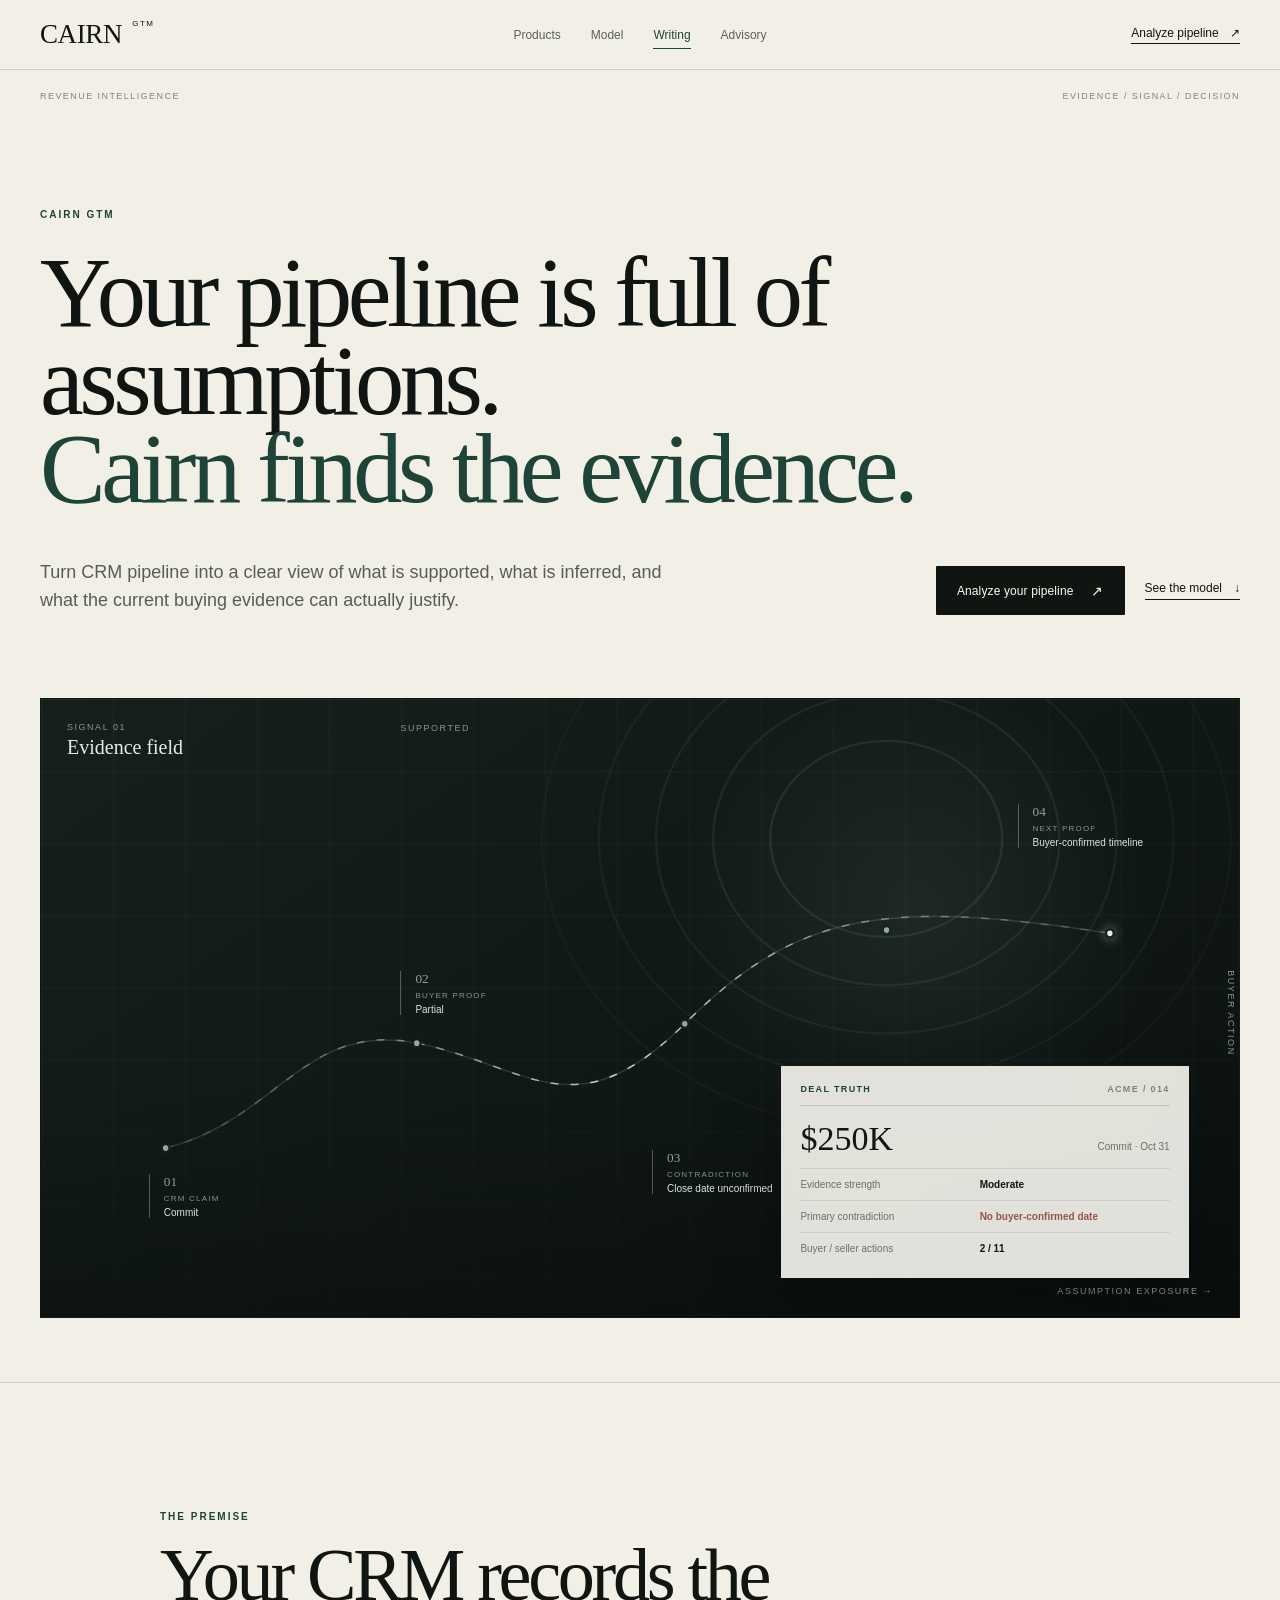
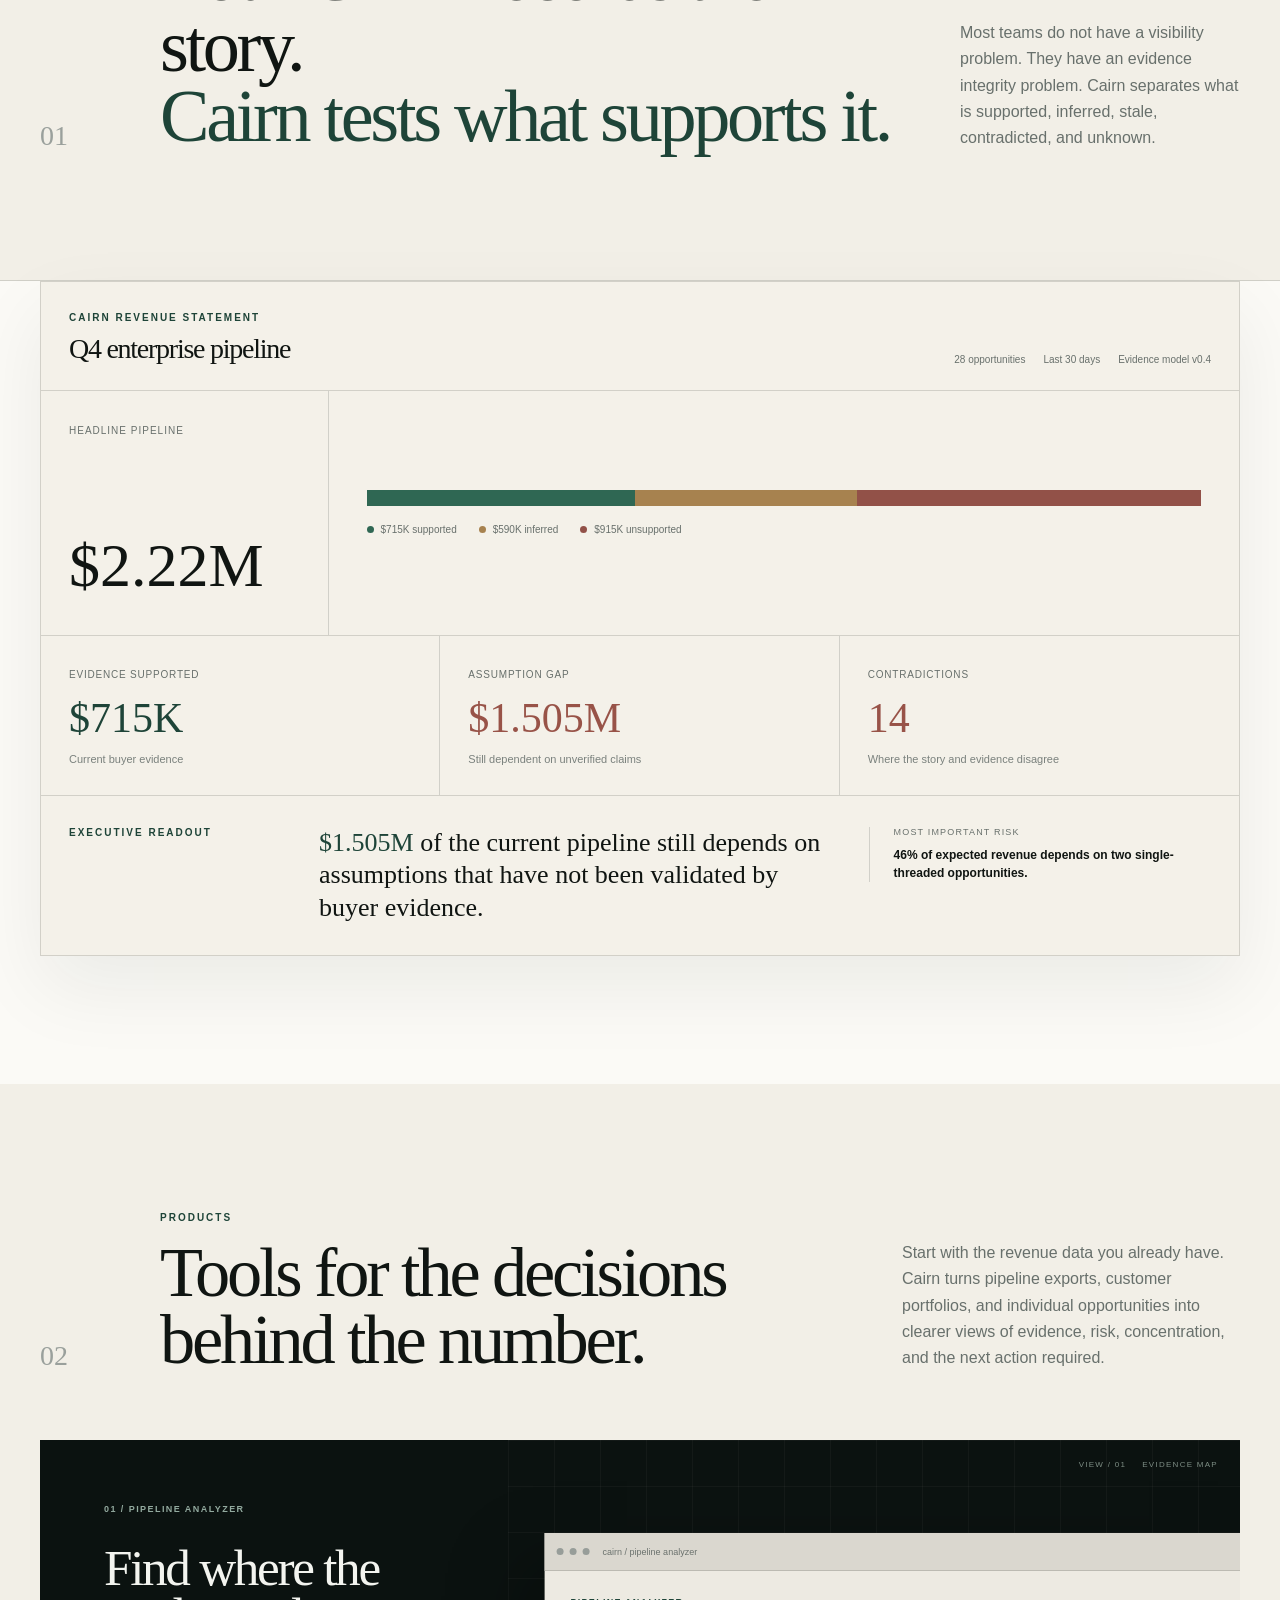
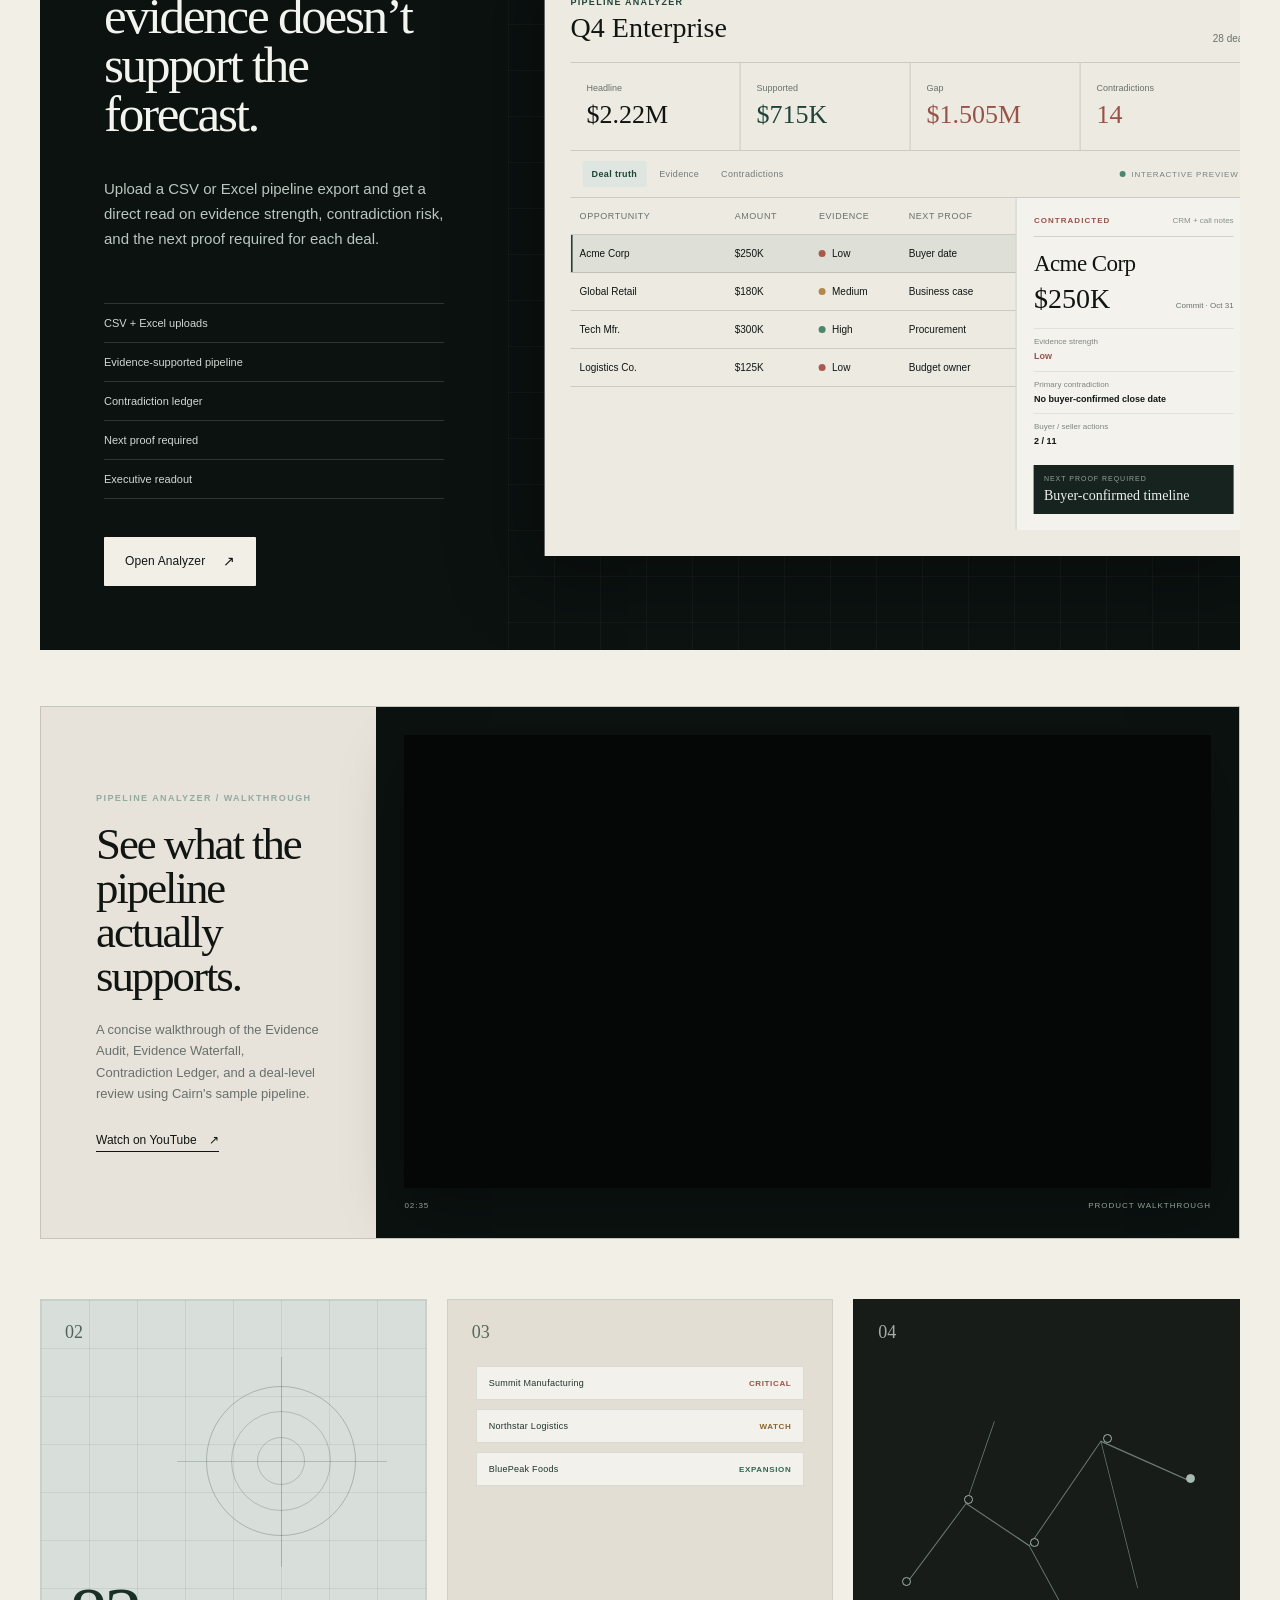
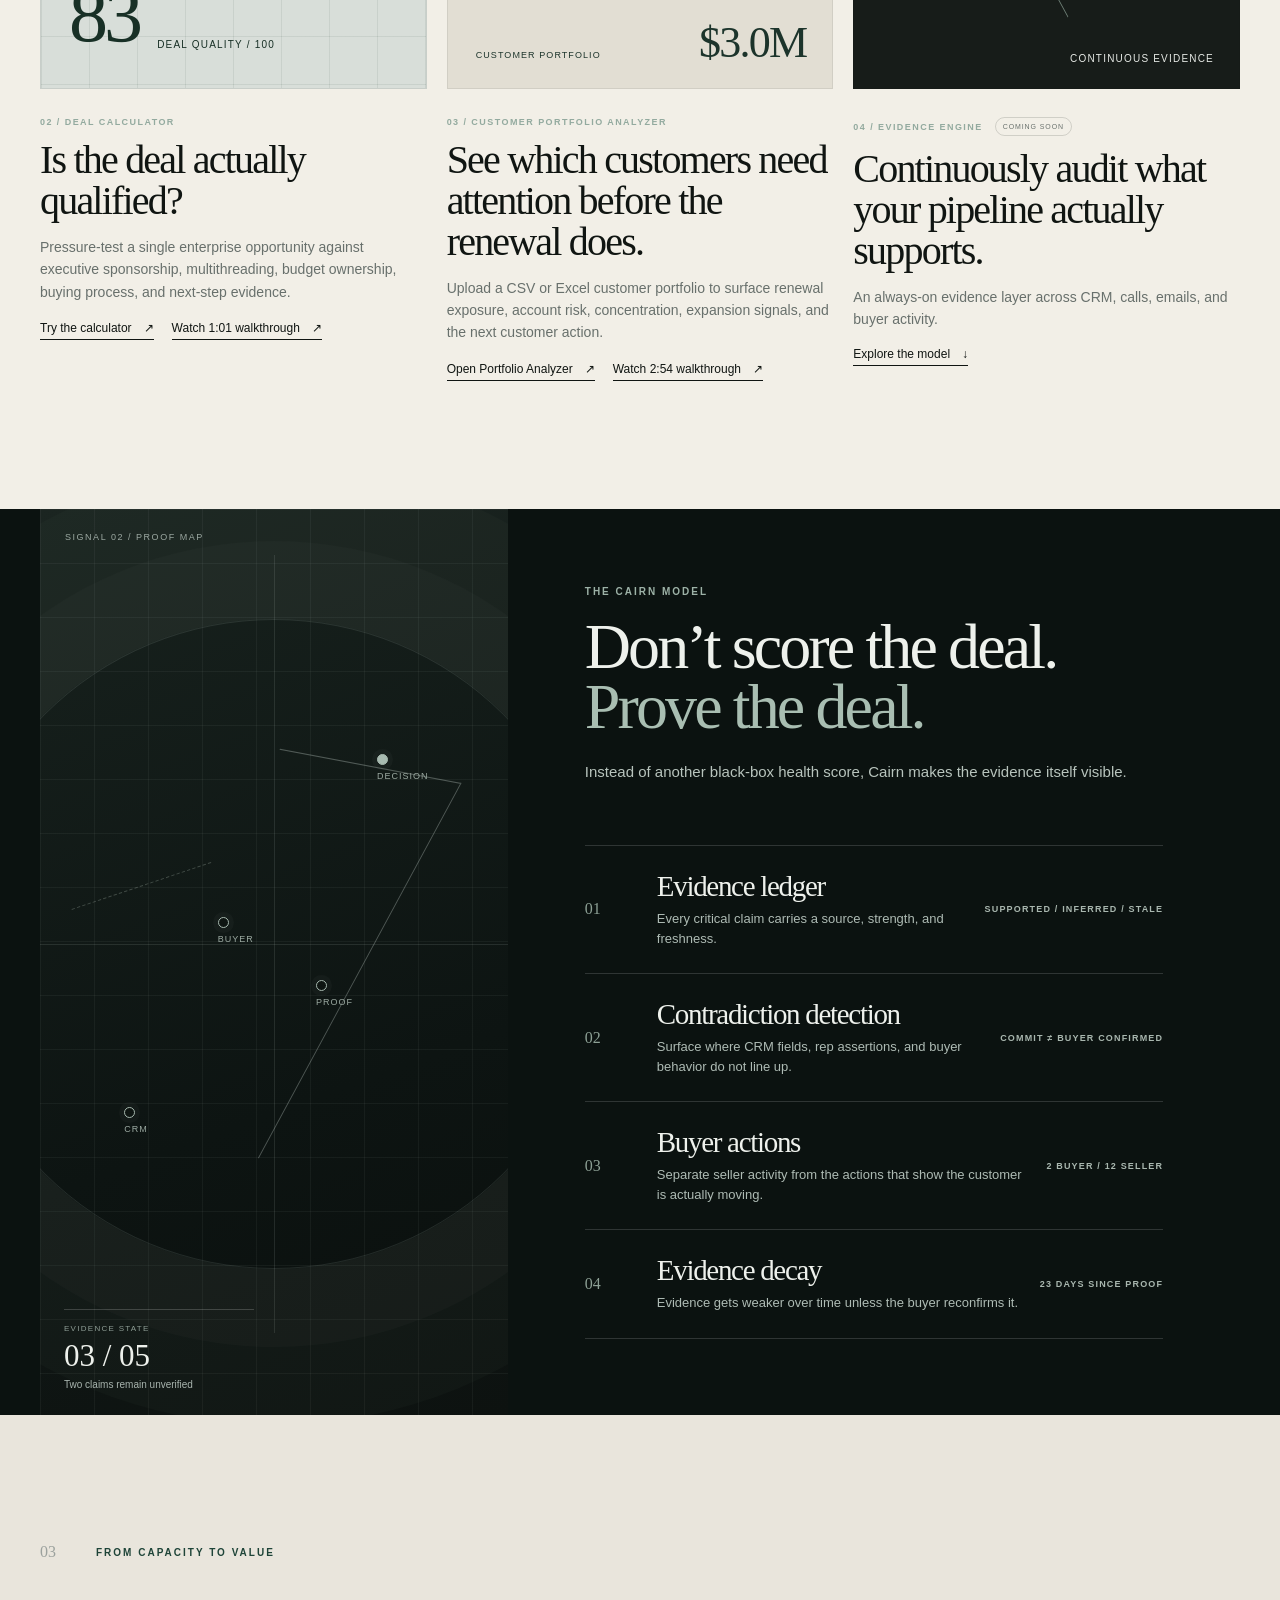
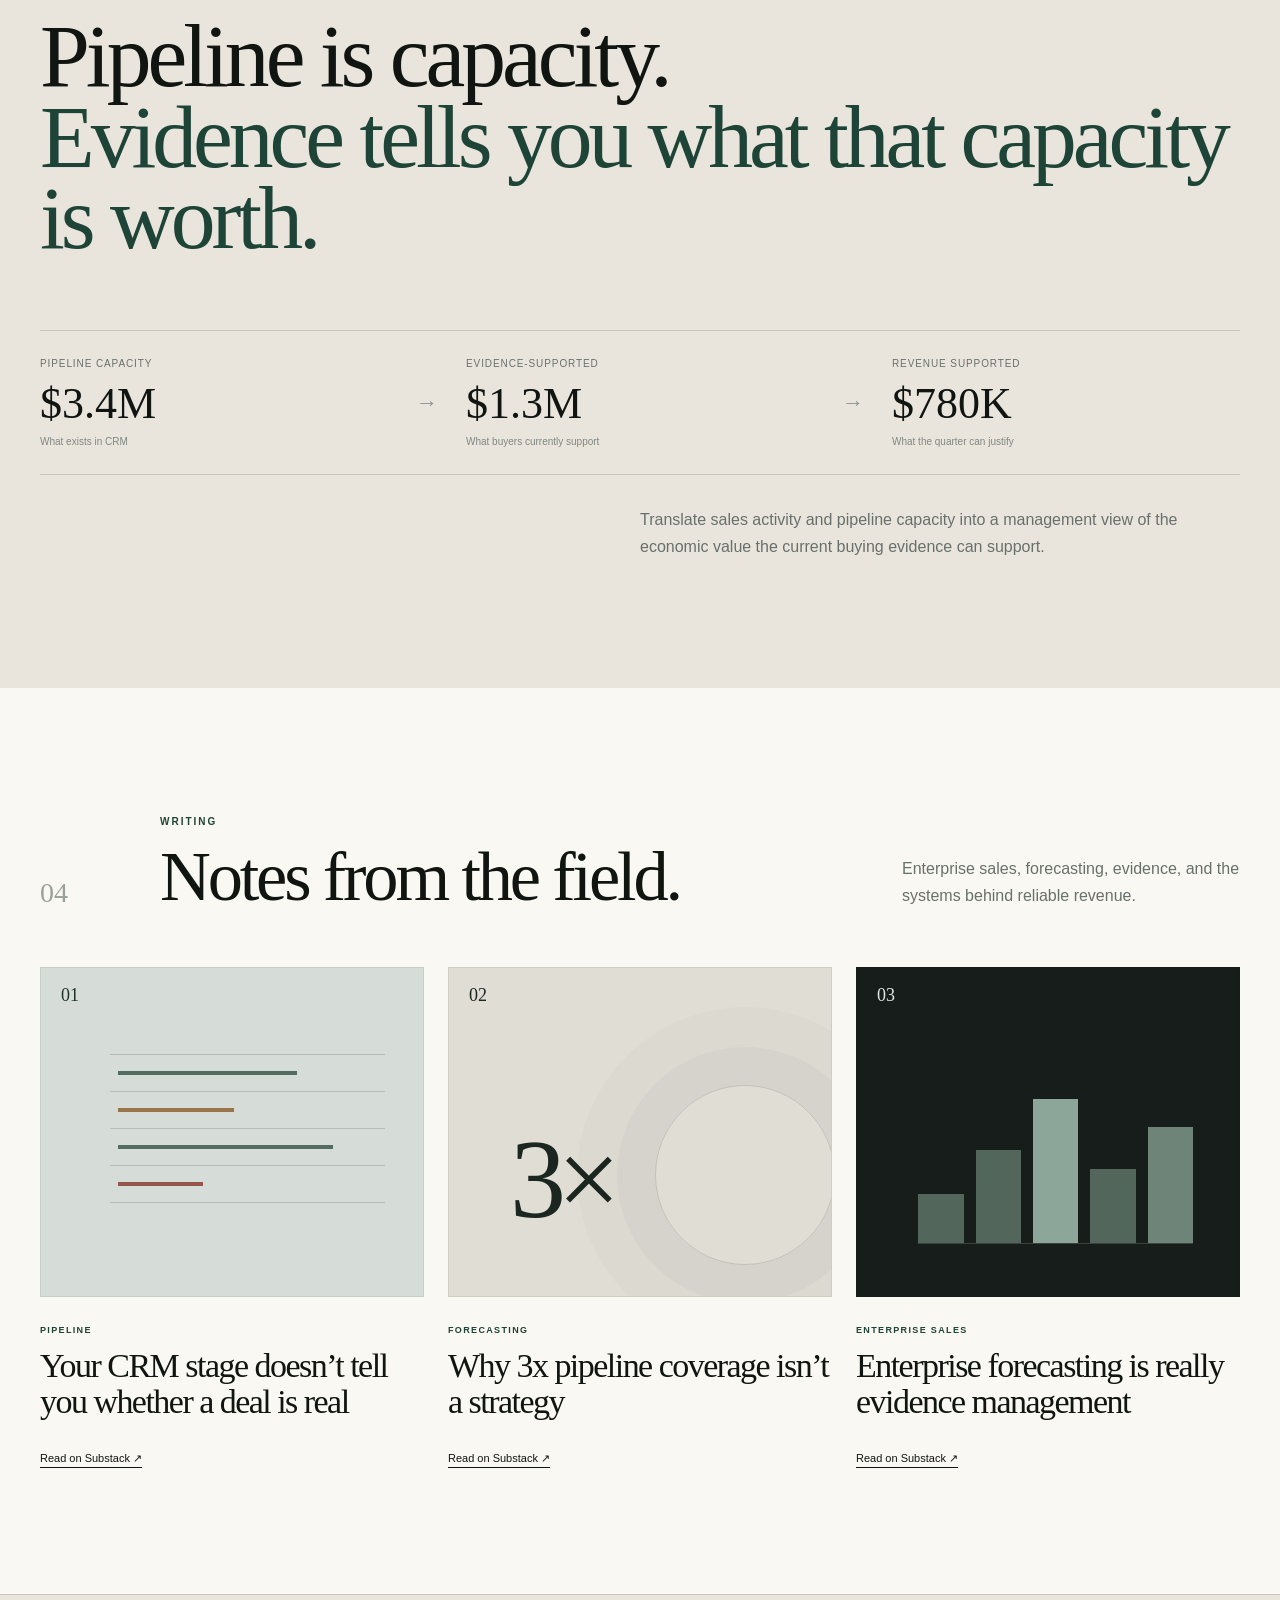
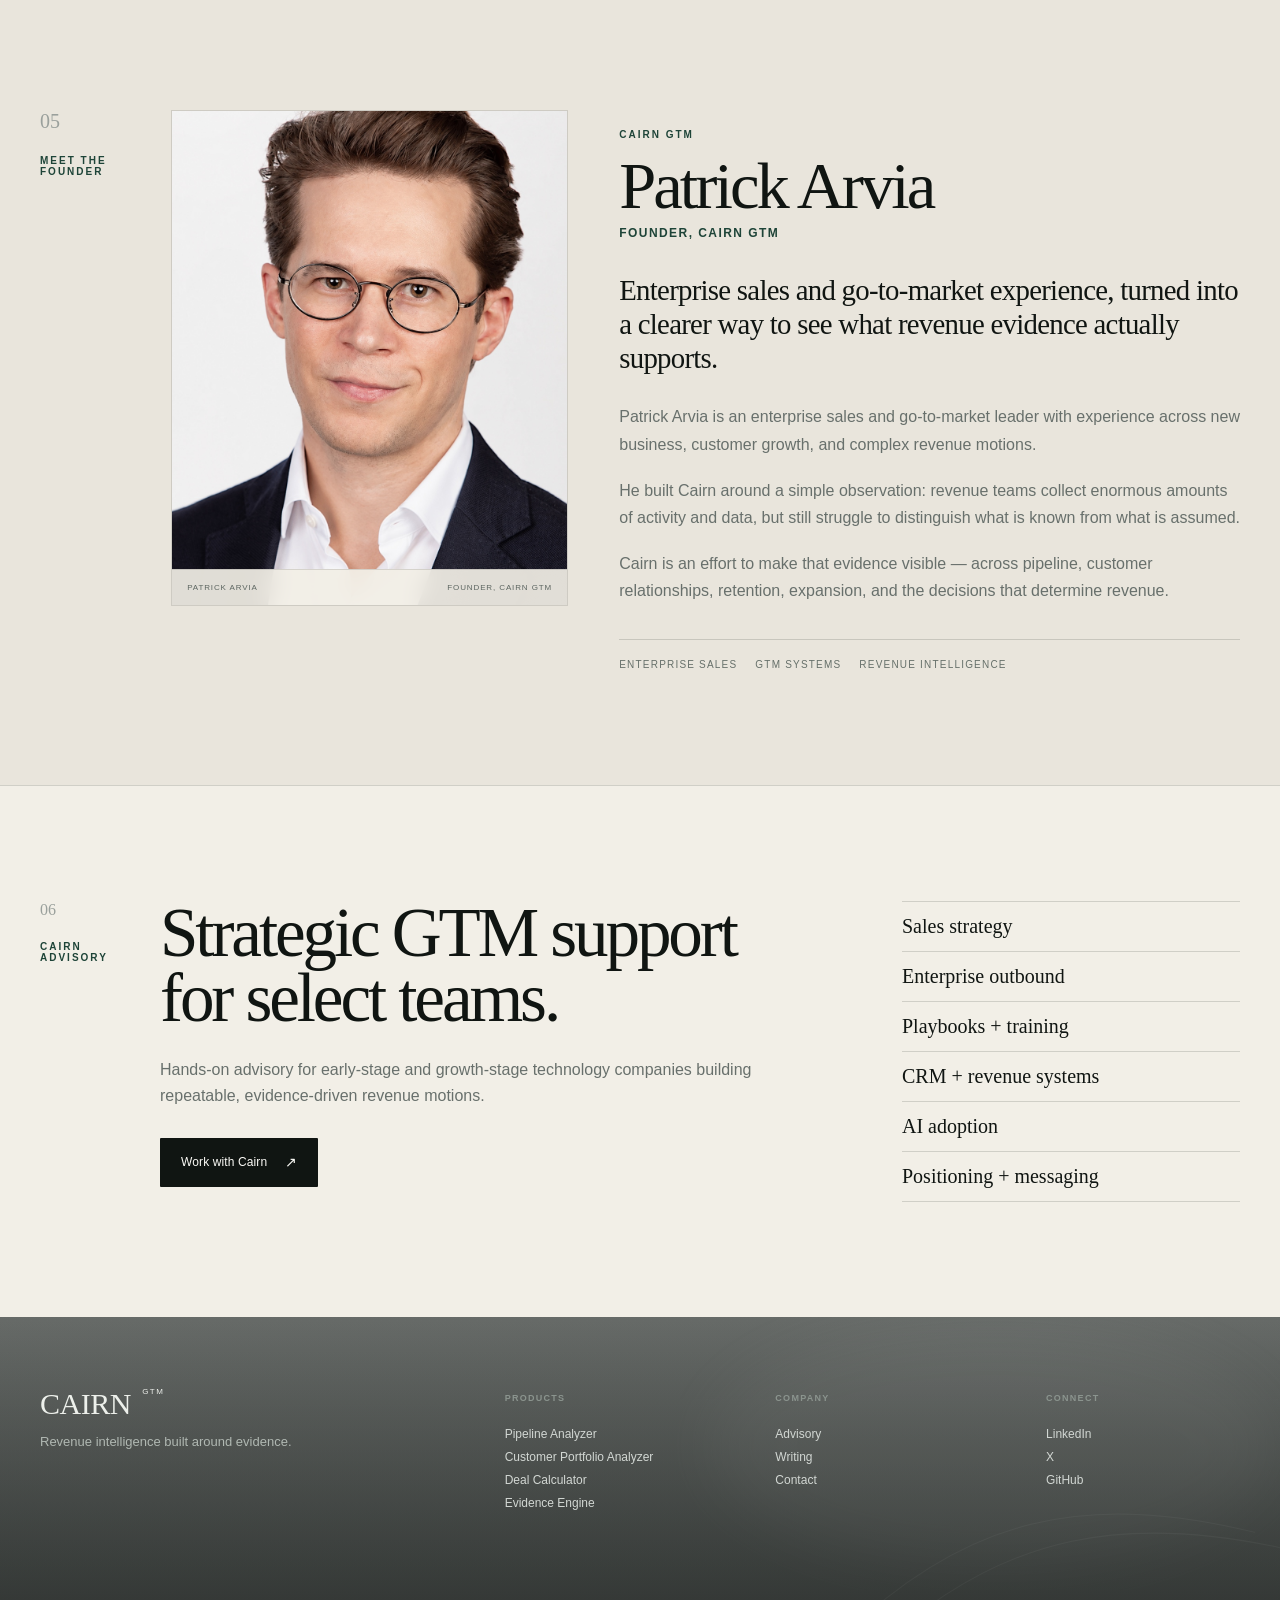
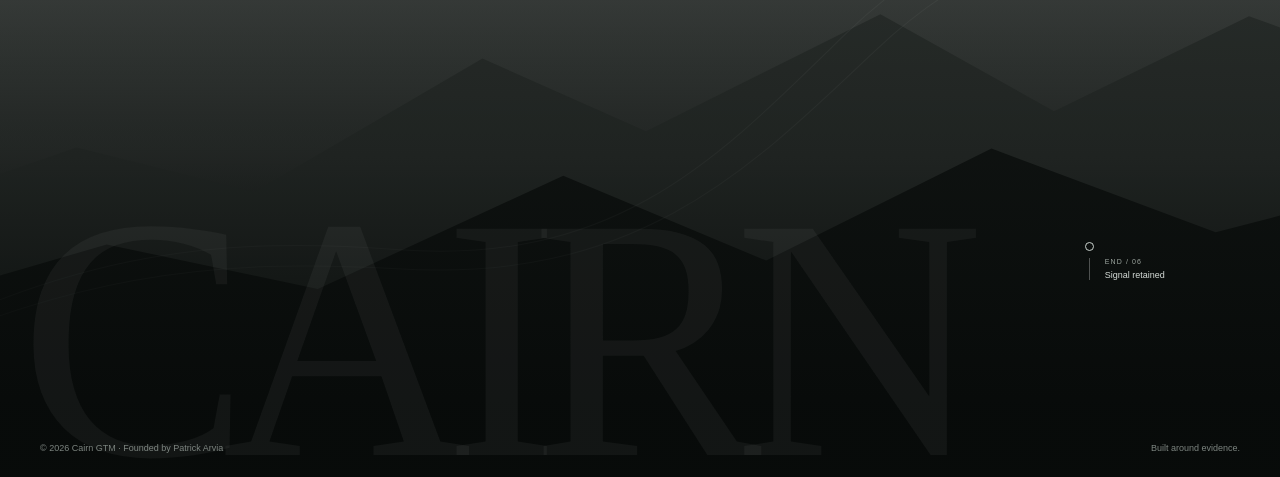
<file: index.html>
<!doctype html>
<html lang="en" class="no-js">
<head>
  <meta charset="utf-8" />
  <meta name="viewport" content="width=device-width, initial-scale=1" />
  <meta name="description" content="Cairn GTM is an enterprise sales and go-to-market advisory practice founded by Patrick Arvia, with tools for pipeline quality, forecasting, and deal execution." />
  <meta name="theme-color" content="#f2efe7" />
  <meta name="robots" content="index,follow,max-image-preview:large,max-snippet:-1,max-video-preview:-1" />
  <meta name="author" content="Cairn GTM" />
  <link rel="canonical" href="https://cairngtm.com/" />
  <link rel="icon" href="/favicon-96.png" sizes="96x96" type="image/png" />
  <link rel="icon" href="/favicon.svg" type="image/svg+xml" />
  <link rel="manifest" href="/site.webmanifest" />
  <meta property="og:title" content="Cairn GTM — Evidence for Revenue" />
  <meta property="og:description" content="Your pipeline is full of assumptions. Cairn finds the evidence." />
  <meta property="og:type" content="website" />
  <meta property="og:url" content="https://cairngtm.com/" />
  <meta property="og:site_name" content="Cairn GTM" />
  <meta property="og:image" content="https://cairngtm.com/og-image.png" />
  <meta property="og:image:width" content="1200" />
  <meta property="og:image:height" content="630" />
  <meta property="og:image:alt" content="Cairn GTM — Your pipeline is full of assumptions. Cairn finds the evidence." />
  <meta name="twitter:card" content="summary_large_image" />
  <meta name="twitter:title" content="Cairn GTM — Evidence for Revenue" />
  <meta name="twitter:description" content="Your pipeline is full of assumptions. Cairn finds the evidence." />
  <meta name="twitter:image" content="https://cairngtm.com/og-image.png" />
  <meta name="twitter:image:alt" content="Cairn GTM — Your pipeline is full of assumptions. Cairn finds the evidence." />
  <title>Cairn GTM — Evidence for Revenue</title>
  <script type="application/ld+json">
  {
    "@context": "https://schema.org",
    "@type": "WebSite",
    "name": "Cairn GTM",
    "alternateName": ["Cairn", "cairngtm.com"],
    "url": "https://cairngtm.com/"
  }
  </script>

  <script type="application/ld+json">
  {
    "@context": "https://schema.org",
    "@type": "Organization",
    "name": "Cairn GTM",
    "url": "https://cairngtm.com/",
    "description": "An independent enterprise sales and go-to-market advisory practice with evidence-based tools for pipeline quality, forecasting, and deal execution.",
    "founder": {
      "@type": "Person",
      "name": "Patrick Arvia",
      "url": "https://patrickarvia.com/"
    },
    "sameAs": [
      "https://www.linkedin.com/company/cairn-gtm/",
      "https://x.com/CairnGTM"
    ],
    "knowsAbout": [
      "Enterprise sales",
      "Go-to-market strategy",
      "Pipeline intelligence",
      "Sales forecasting",
      "Deal execution",
      "Artificial intelligence adoption"
    ]
  }
  </script>

  <style>
:root{
  --paper:#f2efe7;
  --paper2:#e9e5dc;
  --white:#fbfaf6;
  --ink:#101512;
  --forest:#1e4438;
  --forest2:#17352d;
  --night:#0b1210;
  --night2:#121a17;
  --sage:#9aafa4;
  --muted:#68706c;
  --line:rgba(16,21,18,.15);
  --line-light:rgba(255,255,255,.15);
  --red:#985348;
  --amber:#a27c49;
}
*{box-sizing:border-box}
html{scroll-behavior:smooth}
body{margin:0;background:var(--paper);color:var(--ink);font-family:"Helvetica Neue",Arial,sans-serif;-webkit-font-smoothing:antialiased}
a{color:inherit;text-decoration:none}
button{font:inherit}
h1,h2,h3{font-family:"Iowan Old Style","Palatino Linotype","Book Antiqua",Georgia,serif;font-weight:400;letter-spacing:-.045em;margin:0}
h1 em,h2 em{font-style:normal;color:var(--forest)}
.eyebrow{margin:0;font-size:9px;letter-spacing:.2em;font-weight:700;color:var(--forest);text-transform:uppercase}
.section-index{font-family:"Iowan Old Style",Georgia,serif;font-size:24px;color:#9aa09c}
.button{display:inline-flex;align-items:center;justify-content:center;gap:18px;min-height:47px;padding:0 18px;border:1px solid transparent;border-radius:1px;font-size:11px;letter-spacing:.01em;transition:.25s ease}.button span{font-size:14px}.button-dark{background:var(--ink);color:var(--white)}.button-dark:hover{background:var(--forest)}.button-paper{background:var(--paper);color:var(--ink)}.button-paper:hover{background:var(--white)}
.text-link{font-size:11px;border-bottom:1px solid currentColor;padding-bottom:4px;display:inline-flex;gap:12px;align-items:center}
.product-links{display:flex;align-items:center;gap:18px;flex-wrap:wrap;margin-top:18px}
[data-reveal]{opacity:0;transform:translateY(18px);transition:opacity .7s ease,transform .7s ease}[data-reveal].is-visible{opacity:1;transform:none}

.site-header{height:70px;padding:0 clamp(20px,5.3vw,86px);display:grid;grid-template-columns:1fr auto 1fr;align-items:center;border-bottom:1px solid var(--line);background:rgba(242,239,231,.91);backdrop-filter:blur(18px);position:sticky;top:0;z-index:50}
.wordmark{font-family:"Iowan Old Style",Georgia,serif;font-size:27px;letter-spacing:-.015em}.wordmark span{font-family:"Helvetica Neue",Arial,sans-serif;font-size:8px;letter-spacing:.18em;vertical-align:top;margin-left:4px}
.nav{display:flex;gap:30px;font-size:11px;color:#59615d}.nav a,.header-link{transition:.2s}.nav a:hover,.header-link:hover{color:var(--forest)}
.header-link{justify-self:end;font-size:11px;border-bottom:1px solid currentColor;padding-bottom:3px}.header-link span{margin-left:8px}.menu-toggle{display:none;border:0;background:none;font-size:11px}

.hero{padding:0 clamp(20px,5.3vw,86px) clamp(46px,5vw,78px);border-bottom:1px solid var(--line)}
.hero-meta{display:flex;justify-content:space-between;padding:21px 0 6px;font-size:8px;letter-spacing:.16em;text-transform:uppercase;color:#7d8580}
.hero-copy{padding:clamp(62px,8vw,118px) 0 clamp(60px,6.5vw,98px)}
.hero-copy>.eyebrow{margin-bottom:29px}
.hero h1{font-size:clamp(64px,7.7vw,124px);line-height:.89;max-width:1350px}
.hero-bottom{margin-top:45px;display:grid;grid-template-columns:minmax(280px,650px) auto;gap:50px;align-items:end}
.hero-bottom>p{font-size:17px;line-height:1.62;color:#555e59;margin:0;max-width:640px}.hero-actions{display:flex;align-items:center;justify-content:flex-end;gap:20px;flex-wrap:wrap}

.signal-field{height:clamp(520px,52vw,690px);position:relative;overflow:hidden;background:linear-gradient(145deg,#15201c 0%,#101815 52%,#0b1110 100%);color:#e8ede8;border:1px solid rgba(16,21,18,.08)}
.signal-grid{position:absolute;inset:0;background-image:linear-gradient(rgba(231,238,234,.055) 1px,transparent 1px),linear-gradient(90deg,rgba(231,238,234,.055) 1px,transparent 1px);background-size:72px 72px;mask-image:linear-gradient(to bottom,rgba(0,0,0,.84),rgba(0,0,0,.35))}
.signal-contours{position:absolute;right:-8%;top:-34%;width:72%;height:118%;opacity:.28;background:radial-gradient(ellipse at 48% 48%,transparent 0 18%,rgba(211,225,216,.32) 18.15% 18.35%,transparent 18.55% 27%,rgba(211,225,216,.27) 27.15% 27.35%,transparent 27.55% 36%,rgba(211,225,216,.22) 36.15% 36.35%,transparent 36.55% 45%,rgba(211,225,216,.16) 45.15% 45.35%,transparent 45.55% 54%,rgba(211,225,216,.1) 54.15% 54.35%,transparent 54.55%)}
.signal-field:after{content:"";position:absolute;inset:0;pointer-events:none;background:radial-gradient(circle at 73% 34%,rgba(132,166,148,.12),transparent 25%),linear-gradient(180deg,transparent 60%,rgba(0,0,0,.22));}
.signal-label{position:absolute;left:26px;top:23px;z-index:5;display:grid;gap:4px}.signal-label span,.axis-label{font-size:8px;letter-spacing:.17em;text-transform:uppercase;color:#89978f}.signal-label strong{font-family:"Iowan Old Style",Georgia,serif;font-size:18px;font-weight:400;color:#e6ebe7}
.axis-label{position:absolute;z-index:5}.axis-top{left:30%;top:24px}.axis-right{right:-34px;top:50%;transform:rotate(90deg)}.axis-bottom{right:26px;bottom:21px}
.signal-path{position:absolute;inset:11% 5% 8% 5%;width:90%;height:81%;z-index:2;overflow:visible}.trace{fill:none;stroke-width:1.5;vector-effect:non-scaling-stroke}.trace.ghost{stroke:rgba(199,216,206,.16)}.trace.live{stroke:url(#pathGradient);stroke-dasharray:8 12;animation:traceMove 12s linear infinite}.node-dot{fill:#93aa9e;stroke:#17201c;stroke-width:3}.node-dot.active{fill:#e6ece8;filter:drop-shadow(0 0 7px rgba(215,228,220,.55))}
.signal-node{position:absolute;z-index:5;display:grid;gap:4px;min-width:122px;padding-left:14px;border-left:1px solid rgba(221,232,225,.32)}.signal-node small{font-family:"Iowan Old Style",Georgia,serif;color:#8ea096}.signal-node span{font-size:7px;letter-spacing:.15em;color:#87958d}.signal-node b{font-size:9px;font-weight:500;color:#dce4df}.node-one{left:9%;bottom:16%}.node-two{left:30%;top:44%}.node-three{left:51%;bottom:20%}.node-four{right:8%;top:17%}
.deal-truth-card{position:absolute;right:4.2%;bottom:6.4%;z-index:8;width:min(400px,38%);background:rgba(239,237,230,.95);color:var(--ink);backdrop-filter:blur(15px);box-shadow:0 28px 70px rgba(0,0,0,.22);padding:16px 17px 12px}.card-top{display:flex;justify-content:space-between;padding-bottom:11px;border-bottom:1px solid var(--line);font-size:8px;letter-spacing:.15em;color:var(--forest);font-weight:700}.card-top i{font-style:normal;color:#7b847f}.card-number{display:flex;justify-content:space-between;align-items:baseline;padding:14px 0 10px}.card-number strong{font-family:"Iowan Old Style",Georgia,serif;font-size:30px;font-weight:400}.card-number span{font-size:9px;color:var(--muted)}.card-line{display:grid;grid-template-columns:1fr 1.15fr;gap:14px;border-top:1px solid rgba(16,21,18,.09);padding:9px 0;font-size:9px}.card-line span{color:var(--muted)}.card-line b{font-weight:600}.card-line .risk{color:var(--red)}

.manifesto{padding:clamp(94px,10vw,152px) clamp(20px,5.3vw,86px);display:grid;grid-template-columns:80px minmax(0,1.5fr) minmax(280px,.55fr);gap:40px;border-bottom:1px solid var(--line);align-items:end}.manifesto h2{font-size:clamp(48px,5.8vw,90px);line-height:.95;margin-top:18px}.manifesto-note{margin:0;font-size:15px;line-height:1.65;color:var(--muted);max-width:430px}

.statement-section{padding:0 clamp(20px,5.3vw,86px) clamp(110px,10vw,155px);background:var(--white)}.statement-shell{background:#f4f1e9;border:1px solid var(--line);box-shadow:0 32px 75px rgba(18,31,25,.065)}.statement-head{display:flex;justify-content:space-between;align-items:flex-end;padding:22px 24px;border-bottom:1px solid var(--line)}.statement-head h3{font-size:25px;margin-top:8px}.statement-meta{display:flex;gap:18px;font-size:9px;color:var(--muted)}.statement-primary{display:grid;grid-template-columns:.48fr 1.52fr;min-height:220px;border-bottom:1px solid var(--line)}.primary-number{padding:30px 24px;border-right:1px solid var(--line);display:flex;flex-direction:column;justify-content:space-between}.primary-number span{font-size:9px;text-transform:uppercase;letter-spacing:.1em;color:var(--muted)}.primary-number strong{font-family:"Iowan Old Style",Georgia,serif;font-weight:400;font-size:clamp(48px,5vw,74px)}.composition{padding:34px;display:flex;flex-direction:column;justify-content:center}.composition-bar{height:16px;display:flex;overflow:hidden;background:#d8d4c9}.composition-bar i{height:100%;display:block}.supported{background:#2f6753}.inferred{background:#a7824f}.unsupported{background:#925148}.composition-key{display:flex;gap:22px;flex-wrap:wrap;margin-top:18px;font-size:9px;color:var(--muted)}.dot{width:7px;height:7px;border-radius:50%;display:inline-block;margin-right:7px}.supported-dot{background:#2f6753}.inferred-dot{background:#a7824f}.unsupported-dot{background:#925148}.statement-grid{display:grid;grid-template-columns:repeat(3,1fr);border-bottom:1px solid var(--line)}.statement-grid article{padding:24px;border-right:1px solid var(--line);min-height:145px}.statement-grid article:last-child{border-right:0}.statement-grid span{font-size:9px;text-transform:uppercase;color:var(--muted);letter-spacing:.08em}.statement-grid strong{display:block;font-family:"Iowan Old Style",Georgia,serif;font-size:38px;font-weight:400;margin:12px 0 7px}.statement-grid small{font-size:10px;color:#7a817d}.statement-grid article:nth-child(1) strong{color:var(--forest)}.statement-grid article:nth-child(n+2) strong{color:var(--red)}.statement-readout{display:grid;grid-template-columns:.5fr 1.2fr .8fr;gap:32px;align-items:start;padding:28px 24px}.statement-readout>p{font-family:"Iowan Old Style",Georgia,serif;font-size:24px;line-height:1.25;margin:0}.statement-readout>p strong{font-weight:400;color:var(--forest)}.readout-note{border-left:1px solid var(--line);padding-left:24px}.readout-note span,.readout-note b{display:block}.readout-note span{font-size:8px;letter-spacing:.13em;text-transform:uppercase;color:var(--muted);margin-bottom:9px}.readout-note b{font-size:11px;line-height:1.5;font-weight:600}

.products{padding:clamp(108px,10vw,158px) clamp(20px,5.3vw,86px);background:var(--paper)}.section-intro{display:grid;grid-template-columns:80px minmax(0,1.35fr) minmax(280px,.65fr);gap:40px;align-items:end;margin-bottom:68px}.section-intro h2{font-size:clamp(50px,5.5vw,86px);line-height:.94;margin-top:16px}.section-intro>p{margin:0;font-size:15px;line-height:1.65;color:var(--muted);max-width:500px}
.feature-product{display:grid;grid-template-columns:.72fr 1.28fr;background:var(--night);color:#f3f4ef;min-height:720px;overflow:hidden}.feature-copy{padding:clamp(48px,5vw,80px);display:flex;flex-direction:column;align-items:flex-start}.product-index{font-size:8px;letter-spacing:.16em;font-weight:700;text-transform:uppercase;color:#93aa9f;margin:0}.feature-copy h3{font-size:clamp(44px,4.5vw,70px);line-height:.95;margin:30px 0 24px}.feature-copy>p:not(.product-index){font-size:14px;line-height:1.65;color:#bbc6c0;max-width:510px}.feature-points{display:grid;width:100%;margin:36px 0 38px;border-top:1px solid var(--line-light)}.feature-points span{padding:12px 0;border-bottom:1px solid var(--line-light);font-size:10px;color:#d1d8d4}
.feature-screen-wrap{position:relative;display:flex;align-items:center;padding:62px 0 62px 0;background-image:linear-gradient(rgba(255,255,255,.035) 1px,transparent 1px),linear-gradient(90deg,rgba(255,255,255,.035) 1px,transparent 1px);background-size:46px 46px}
.product-demo{display:grid;grid-template-columns:minmax(260px,.56fr) minmax(0,1.44fr);margin-top:56px;margin-bottom:60px;background:#e7e3da;border:1px solid var(--line);overflow:hidden}
.product-demo-copy{padding:clamp(38px,4.3vw,64px);display:flex;flex-direction:column;align-items:flex-start;justify-content:center}
.product-demo-copy h3{font-size:clamp(36px,3.5vw,54px);line-height:.98;margin:20px 0 20px}
.product-demo-copy>p:not(.product-index){font-size:13px;line-height:1.65;color:var(--muted);max-width:430px;margin:0 0 28px}
.product-demo-media{padding:28px;background:var(--night);display:flex;flex-direction:column;justify-content:center}
.video-frame{width:100%;aspect-ratio:16/9;background:#050706;overflow:hidden;box-shadow:0 24px 58px rgba(0,0,0,.26)}
.video-frame iframe{display:block;width:100%;height:100%;border:0}
.product-demo-meta{display:flex;justify-content:space-between;gap:20px;margin-top:13px;font-size:8px;letter-spacing:.12em;text-transform:uppercase;color:#93a099}
.screen-coordinate{position:absolute;right:22px;top:20px;font-size:7px;letter-spacing:.16em;color:#7d8d84;display:flex;gap:16px}.feature-screen{width:105%;margin-left:0;background:#edeae2;color:var(--ink);box-shadow:-24px 28px 70px rgba(0,0,0,.28);transform:translateX(5%)}.screen-browser{height:34px;display:flex;align-items:center;gap:6px;padding:0 12px;background:#dad7cf;border-bottom:1px solid var(--line)}.screen-browser i{width:7px;height:7px;border-radius:50%;background:#979d99}.screen-browser span{margin-left:7px;font-size:8px;color:#6a716d}.screen-main{padding:22px}.screen-heading{display:flex;justify-content:space-between;align-items:flex-end;padding-bottom:18px;border-bottom:1px solid var(--line)}.screen-heading>div{display:grid;gap:5px}.screen-heading small{font-size:8px;letter-spacing:.14em;color:var(--forest);font-weight:700}.screen-heading strong{font-family:"Iowan Old Style",Georgia,serif;font-size:25px;font-weight:400}.screen-heading>span{font-size:9px;color:var(--muted)}.screen-stats{display:grid;grid-template-columns:repeat(4,1fr);border-bottom:1px solid var(--line)}.screen-stats div{padding:18px 14px;border-right:1px solid var(--line)}.screen-stats div:last-child{border-right:0}.screen-stats small,.screen-stats b{display:block}.screen-stats small{font-size:8px;color:var(--muted)}.screen-stats b{font-family:"Iowan Old Style",Georgia,serif;font-size:24px;font-weight:400;margin-top:7px}.screen-stats div:nth-child(2) b{color:var(--forest)}.screen-stats div:nth-child(n+3) b{color:var(--red)}.screen-row{display:grid;grid-template-columns:1.35fr .7fr .75fr .9fr;gap:8px;padding:12px 8px;border-bottom:1px solid var(--line);font-size:9px;align-items:center}.screen-row.head{font-size:8px;text-transform:uppercase;color:var(--muted);letter-spacing:.06em}.status{width:7px;height:7px;border-radius:50%;display:inline-block;margin-right:6px}.status.good{background:#4b866d}.status.stale{background:#b0874d}.status.bad{background:#a85a4e}
.product-editorial-grid{display:grid;grid-template-columns:repeat(3,minmax(0,1fr));gap:20px;margin-top:20px}.editorial-art{height:350px;margin-bottom:28px;position:relative;overflow:hidden;display:flex;align-items:flex-end;padding:28px;border:1px solid rgba(16,21,18,.08)}.art-index{position:absolute;left:24px;top:22px;font-family:"Iowan Old Style",Georgia,serif;font-size:18px;opacity:.7}.calc-art{background:#d8ded9;color:#183026}.calc-grid{position:absolute;inset:0;background-image:linear-gradient(rgba(24,48,38,.08) 1px,transparent 1px),linear-gradient(90deg,rgba(24,48,38,.08) 1px,transparent 1px);background-size:48px 48px}.calc-crosshair{position:absolute;right:18%;top:22%;width:150px;height:150px;border:1px solid rgba(24,48,38,.24);border-radius:50%}.calc-crosshair:before,.calc-crosshair:after{content:"";position:absolute;background:rgba(24,48,38,.2)}.calc-crosshair:before{width:1px;height:210px;left:50%;top:-30px}.calc-crosshair:after{height:1px;width:210px;top:50%;left:-30px}.calc-crosshair i{position:absolute;border-radius:50%;border:1px solid rgba(24,48,38,.2)}.calc-crosshair i:first-child{inset:24px}.calc-crosshair i:last-child{inset:50px}.calc-art strong{position:relative;z-index:2;font-family:"Iowan Old Style",Georgia,serif;font-size:72px;font-weight:400;letter-spacing:-.05em}.calc-art small{position:relative;z-index:2;margin:0 0 10px 18px;font-size:9px;text-transform:uppercase;letter-spacing:.12em}.portfolio-art{background:#e2ded3;color:#1c342b}.portfolio-stack{position:absolute;left:28px;right:28px;top:66px;display:grid;gap:9px}.portfolio-line{display:grid;grid-template-columns:1fr auto;gap:12px;align-items:center;padding:11px 12px;background:rgba(250,249,244,.72);border:1px solid rgba(28,52,43,.12)}.portfolio-line span{font-size:9px;letter-spacing:.03em}.portfolio-line b{font-size:8px;letter-spacing:.08em;text-transform:uppercase}.portfolio-line.risk b{color:#985348}.portfolio-line.watch b{color:#8a642c}.portfolio-line.growth b{color:#2f6753}.portfolio-art>small{position:relative;z-index:2;font-size:9px;letter-spacing:.12em;text-transform:uppercase}.portfolio-art>strong{position:absolute;right:26px;bottom:20px;font-family:"Iowan Old Style",Georgia,serif;font-size:44px;font-weight:400;letter-spacing:-.04em}
.engine-art{background:#171c19;color:#e6e9e5}.engine-network{position:absolute;inset:58px 28px 26px}.engine-network svg{position:absolute;inset:0;width:100%;height:100%}.engine-network path{fill:none;stroke:#6d7e75;stroke-width:1}.engine-network i{position:absolute;width:9px;height:9px;border:1px solid #a5b6ad;border-radius:50%;background:#171c19;z-index:2}.engine-network i:nth-child(1){left:6%;top:72%}.engine-network i:nth-child(2){left:25%;top:45%}.engine-network i:nth-child(3){left:45%;top:59%}.engine-network i:nth-child(4){left:67%;top:25%}.engine-network i:nth-child(5){right:5%;top:38%;background:#a8bbb1}.engine-art small{position:absolute;right:25px;bottom:24px;font-size:9px;letter-spacing:.12em;text-transform:uppercase}.product-editorial-grid h3{font-size:38px;line-height:1.02;margin:13px 0}.product-editorial-grid article>p:not(.product-index){font-size:13px;line-height:1.6;color:var(--muted);max-width:580px}.title-line{display:flex;align-items:center;gap:12px}.pill{font-size:7px;letter-spacing:.13em;border:1px solid var(--line);padding:5px 7px;border-radius:99px;color:var(--muted)}

.model{display:grid;grid-template-columns:.72fr 1.28fr;min-height:860px;background:var(--night);color:#eef1ec}.model-visual{position:relative;overflow:hidden;min-height:860px;background:linear-gradient(160deg,#18221e,#0d1412 64%,#0a0f0d)}.model-grid{position:absolute;inset:0;background-image:linear-gradient(rgba(227,236,231,.05) 1px,transparent 1px),linear-gradient(90deg,rgba(227,236,231,.05) 1px,transparent 1px);background-size:54px 54px}.model-rings{position:absolute;width:650px;height:650px;left:50%;top:48%;transform:translate(-50%,-50%);border:1px solid rgba(203,219,210,.12);border-radius:50%;box-shadow:0 0 0 78px rgba(203,219,210,.025),0 0 0 156px rgba(203,219,210,.02),0 0 0 234px rgba(203,219,210,.012)}.model-rings:before,.model-rings:after{content:"";position:absolute;background:rgba(203,219,210,.12)}.model-rings:before{height:1px;width:120%;left:-10%;top:50%}.model-rings:after{width:1px;height:120%;top:-10%;left:50%}.model-route{position:absolute;width:42%;height:42%;left:28%;top:28%;border-top:1px solid rgba(211,225,216,.32);border-right:1px solid rgba(211,225,216,.32);transform:skew(-20deg) rotate(10deg)}.model-route:before{content:"";position:absolute;width:67%;height:44%;left:-44%;top:36%;border-top:1px dashed rgba(211,225,216,.25);transform:rotate(-31deg)}.model-label{position:absolute;left:25px;top:23px;z-index:4;font-size:8px;letter-spacing:.17em;text-transform:uppercase;color:#9ca9a2}.map-node{position:absolute;z-index:5;display:grid;gap:6px;font-size:8px;letter-spacing:.11em;color:#9caaa2;text-transform:uppercase}.map-node i{width:11px;height:11px;border:1px solid #a7b9af;border-radius:50%;background:#0e1512;box-shadow:0 0 0 5px rgba(167,185,175,.04)}.m1{left:18%;top:66%}.m2{left:38%;top:45%}.m3{left:59%;top:52%}.m4{right:17%;top:27%}.m4 i{background:#a8bbb1}.model-reading{position:absolute;left:24px;bottom:25px;z-index:5;width:190px;padding-top:14px;border-top:1px solid rgba(255,255,255,.18);display:grid;gap:5px}.model-reading span{font-size:7px;letter-spacing:.16em;color:#8e9d95}.model-reading strong{font-family:"Iowan Old Style",Georgia,serif;font-size:28px;font-weight:400}.model-reading small{font-size:9px;color:#a8b4ae}.model-content{padding:clamp(58px,6vw,92px)}.model-intro{max-width:800px;margin-bottom:60px}.model-intro .eyebrow{color:#9db2a7}.model-intro h2{font-size:clamp(52px,5vw,82px);line-height:.94;margin:20px 0 23px}.model-intro h2 em{color:#a9beb2}.model-intro>p:last-child{color:#b8c4bd;line-height:1.6;font-size:14px}.model-list{border-top:1px solid var(--line-light)}.model-list article{display:grid;grid-template-columns:52px 1fr auto;gap:20px;align-items:center;padding:24px 0;border-bottom:1px solid var(--line-light)}.model-list article>span{font-family:"Iowan Old Style",Georgia,serif;color:#8da095}.model-list h3{font-size:27px;margin-bottom:6px}.model-list p{margin:0;color:#aebbb4;font-size:12px;line-height:1.55}.model-list b{font-size:8px;letter-spacing:.13em;color:#a9b7af;font-weight:600;white-space:nowrap}

.value-section{padding:clamp(108px,10vw,154px) clamp(20px,5.3vw,86px);background:var(--paper2)}.value-kicker{display:flex;gap:40px;align-items:center}.value-kicker>span{font-family:"Iowan Old Style",Georgia,serif;color:#9ba19d}.value-section h2{font-size:clamp(58px,7vw,108px);line-height:.9;max-width:1320px;margin:55px 0 72px}.value-section h2 em{color:var(--forest)}.value-flow{display:grid;grid-template-columns:1fr auto 1fr auto 1fr;border-top:1px solid var(--line);border-bottom:1px solid var(--line)}.value-flow>div{padding:27px 0}.value-flow>div+div{padding-left:28px}.value-flow span,.value-flow strong,.value-flow small{display:block}.value-flow span{font-size:9px;text-transform:uppercase;letter-spacing:.09em;color:var(--muted)}.value-flow strong{font-family:"Iowan Old Style",Georgia,serif;font-size:42px;font-weight:400;margin-top:9px}.value-flow small{font-size:9px;color:#7f8782;margin-top:7px}.value-flow>i{align-self:center;font-style:normal;font-size:22px;color:#8d948f;padding:0 28px}.value-note{font-size:15px;line-height:1.65;color:var(--muted);max-width:600px;margin:32px 0 0 auto}

.writing{padding:clamp(108px,10vw,152px) clamp(20px,5.3vw,86px);background:#faf8f2}.writing-intro{margin-bottom:58px}.article-grid{display:grid;grid-template-columns:repeat(3,1fr);gap:24px}.article-card{display:block}.article-art{height:310px;margin-bottom:22px;position:relative;overflow:hidden;border:1px solid rgba(16,21,18,.08)}.article-art>span{position:absolute;left:20px;top:17px;font-family:"Iowan Old Style",Georgia,serif;font-size:18px;z-index:3}.art-one{background:#d6ddd8;color:#20332b}.mini-ledger{position:absolute;left:18%;right:10%;bottom:17%;top:26%;border-top:1px solid rgba(32,51,43,.2)}.mini-ledger i{display:block;height:20%;border-bottom:1px solid rgba(32,51,43,.18);position:relative}.mini-ledger i:after{content:"";position:absolute;left:3%;top:50%;width:var(--w,65%);height:4px;background:#546d61;transform:translateY(-50%)}.mini-ledger i:nth-child(2):after{width:42%;background:#9b754a}.mini-ledger i:nth-child(3):after{width:78%}.mini-ledger i:nth-child(4):after{width:31%;background:#96554b}.art-two{background:#e0ddd4;color:#1b2621}.coverage-mark{position:absolute;left:16%;bottom:16%;font-family:"Iowan Old Style",Georgia,serif;font-size:112px;letter-spacing:-.08em}.coverage-mark i{position:absolute;width:180px;height:180px;border:1px solid rgba(27,38,33,.15);border-radius:50%;left:145px;top:-30px;box-shadow:0 0 0 38px rgba(27,38,33,.03),0 0 0 78px rgba(27,38,33,.02)}.art-three{background:#161d1a;color:#e1e7e2}.evidence-bars{position:absolute;left:16%;right:12%;bottom:16%;height:58%;display:flex;gap:12px;align-items:flex-end;border-bottom:1px solid rgba(225,231,226,.18)}.evidence-bars i{display:block;flex:1;background:#53665c}.evidence-bars i:nth-child(1){height:26%}.evidence-bars i:nth-child(2){height:49%}.evidence-bars i:nth-child(3){height:76%;background:#8da69a}.evidence-bars i:nth-child(4){height:39%}.evidence-bars i:nth-child(5){height:61%;background:#6f8479}.article-card small{font-size:8px;letter-spacing:.15em;color:var(--forest);font-weight:700}.article-card h3{font-size:31px;line-height:1.05;margin:11px 0 28px}.article-card b{font-size:10px;font-weight:500;border-bottom:1px solid currentColor;padding-bottom:3px}

.advisory{padding:clamp(98px,9vw,142px) clamp(20px,5.3vw,86px);display:grid;grid-template-columns:80px 1.35fr .65fr;gap:40px;background:var(--paper);border-top:1px solid var(--line)}.advisory-label{display:grid;align-content:start;gap:22px}.advisory-label>span{font-family:"Iowan Old Style",Georgia,serif;color:#9aa09c}.advisory-copy h2{font-size:clamp(50px,5.4vw,84px);line-height:.94}.advisory-copy>p{font-size:15px;line-height:1.65;color:var(--muted);max-width:640px;margin:26px 0 28px}.advisory-list{border-top:1px solid var(--line);align-self:end}.advisory-list span{display:block;padding:13px 0;border-bottom:1px solid var(--line);font-family:"Iowan Old Style",Georgia,serif;font-size:19px}

.footer{position:relative;overflow:hidden;background:#090c0b;color:#edf0eb;min-height:760px;padding:0 clamp(20px,5.3vw,86px) 28px}.footer-landscape{position:absolute;inset:0;z-index:0}.footer-landscape>svg{width:100%;height:100%;display:block}.footer-fade{position:absolute;inset:0;background:linear-gradient(180deg,rgba(7,10,9,.14),rgba(7,10,9,.5) 58%,rgba(7,10,9,.95) 91%)}.footer-waypoint{position:absolute;right:9%;bottom:26%;z-index:3;display:grid;gap:5px;border-left:1px solid rgba(255,255,255,.28);padding-left:15px}.footer-waypoint i{position:absolute;width:9px;height:9px;border:1px solid #c9d1cc;border-radius:50%;left:-5px;top:-16px}.footer-waypoint span{font-size:7px;letter-spacing:.16em;color:#9ca59f}.footer-waypoint b{font-size:9px;font-weight:500;color:#d6dcd8}.footer-content{position:relative;z-index:4;padding-top:70px;display:grid;grid-template-columns:2fr repeat(3,1fr);gap:6vw}.footer-brand p{color:#b0b8b2;font-size:12px}.footer h4{font-size:8px;letter-spacing:.14em;text-transform:uppercase;color:#8b948e;margin:6px 0 15px}.footer-content>div:not(:first-child){display:flex;flex-direction:column;gap:9px;font-size:11px;color:#d2d7d3}.footer-giant{position:absolute;left:1.5%;bottom:1.5%;z-index:2;font-family:"Iowan Old Style",Georgia,serif;font-size:clamp(150px,27vw,430px);letter-spacing:-.08em;color:rgba(255,255,255,.045);line-height:.73;white-space:nowrap}.footer-bottom{position:absolute;left:clamp(20px,5.3vw,86px);right:clamp(20px,5.3vw,86px);bottom:24px;z-index:5;display:flex;justify-content:space-between;font-size:8px;color:#7d8580}.footer-mark{font-size:30px}

@keyframes traceMove{to{stroke-dashoffset:-120}}
@media(prefers-reduced-motion:reduce){html{scroll-behavior:auto}.trace.live{animation:none}[data-reveal]{opacity:1;transform:none;transition:none}}

@media(max-width:1050px){
  .nav,.header-link{display:none}.site-header{grid-template-columns:1fr auto}.menu-toggle{display:block}
  .hero-bottom{grid-template-columns:1fr}.hero-actions{justify-content:flex-start}.manifesto,.section-intro,.advisory{grid-template-columns:60px 1fr}.manifesto-note,.section-intro>p,.advisory-list{grid-column:2}
  .signal-node.node-three{display:none}.deal-truth-card{width:min(390px,50%)}
  .statement-primary{grid-template-columns:1fr}.primary-number{border-right:0;border-bottom:1px solid var(--line);min-height:165px}.statement-readout{grid-template-columns:1fr}.readout-note{border-left:0;border-top:1px solid var(--line);padding-left:0;padding-top:18px}
  .feature-product,.model{grid-template-columns:1fr}.feature-screen-wrap{padding:35px 42px 58px}.feature-screen{width:100%;transform:none}.model-visual{min-height:580px}.model-content{padding-top:70px}.product-editorial-grid{grid-template-columns:1fr}.article-grid{grid-template-columns:1fr 1fr}.footer-content{grid-template-columns:1.5fr 1fr 1fr}.footer-content>div:last-child{display:none}
}
@media(max-width:680px){
  .site-header{height:64px;padding:0 18px}.wordmark{font-size:23px}.hero{padding:0 18px 28px}.hero-meta{padding-top:16px}.hero-meta span:last-child{display:none}.hero-copy{padding:58px 0 52px}.hero h1{font-size:52px;line-height:.93}.hero-bottom{margin-top:30px}.hero-bottom>p{font-size:15px}.signal-field{height:570px}.axis-label{display:none}.signal-contours{width:120%;right:-50%;top:-20%}.signal-path{inset:16% 2% 15% 2%;width:96%;height:69%}.signal-node{min-width:auto}.node-one{left:7%;bottom:31%}.node-two{left:38%;top:31%}.node-four{right:7%;top:15%}.deal-truth-card{left:14px;right:14px;bottom:14px;width:auto}.signal-label{left:15px;top:15px}
  .manifesto{padding:78px 18px;grid-template-columns:1fr;gap:20px}.manifesto h2{font-size:45px}.manifesto-note{grid-column:1;font-size:14px}
  .statement-section{padding:0 18px 80px}.statement-head{align-items:flex-start;flex-direction:column;gap:15px}.statement-meta{flex-wrap:wrap}.statement-primary{min-height:0}.primary-number{min-height:150px}.primary-number strong{font-size:54px}.composition{padding:24px 20px}.statement-grid{grid-template-columns:1fr}.statement-grid article{border-right:0;border-bottom:1px solid var(--line)}.statement-grid article:last-child{border-bottom:0}.statement-readout{padding:22px 18px}.statement-readout>p{font-size:21px}
  .products,.value-section,.writing,.advisory{padding:80px 18px}.section-intro{grid-template-columns:1fr;gap:18px}.section-index,.section-intro>p{grid-column:1}.section-intro h2{font-size:45px}.feature-copy{padding:38px 24px}.feature-copy h3{font-size:43px}.feature-screen-wrap{padding:28px 12px 18px}.screen-coordinate{display:none}.screen-main{padding:14px}.screen-stats{grid-template-columns:1fr 1fr}.screen-stats div:nth-child(2){border-right:0}.screen-stats div:nth-child(-n+2){border-bottom:1px solid var(--line)}.screen-row{grid-template-columns:1fr .75fr .75fr}.screen-row span:last-child{display:none}.editorial-art{height:280px}.calc-art strong{font-size:56px}.product-editorial-grid h3{font-size:34px}
  .model-visual{min-height:450px}.model-rings{width:380px;height:380px}.model-content{padding:66px 18px}.model-intro h2{font-size:47px}.model-list article{grid-template-columns:34px 1fr}.model-list article>b{grid-column:2;white-space:normal}.model-list h3{font-size:24px}.m1{left:12%;top:68%}.m2{left:34%;top:45%}.m3{left:57%;top:54%}.m4{right:10%;top:25%}
  .value-kicker{gap:20px}.value-section h2{font-size:49px;margin:40px 0 50px}.value-flow{grid-template-columns:1fr}.value-flow>i{transform:rotate(90deg);justify-self:center;padding:3px}.value-flow>div+div{padding-left:0}.value-note{margin-left:0}
  .writing-intro{grid-template-columns:1fr}.article-grid{grid-template-columns:1fr}.article-art{height:280px}.article-card h3{font-size:29px}
  .advisory{grid-template-columns:1fr;gap:20px}.advisory-list{grid-column:1}.advisory-copy h2{font-size:45px}
  .footer{min-height:720px;padding-left:18px;padding-right:18px}.footer-content{grid-template-columns:1fr 1fr;gap:38px 24px}.footer-brand{grid-column:1/3}.footer-bottom{left:18px;right:18px;display:grid;gap:5px}.footer-giant{font-size:125px;bottom:7%}.footer-waypoint{right:8%;bottom:31%}
}

/* V5 — production polish */
:focus-visible{outline:2px solid #6f8f80;outline-offset:4px}
.site-header{transition:height .28s ease,box-shadow .28s ease,background .28s ease}
.site-header.is-scrolled{height:62px;background:rgba(242,239,231,.965);box-shadow:0 12px 30px rgba(16,21,18,.055)}
.scroll-progress{position:absolute;left:0;right:0;bottom:-1px;height:1px;background:transparent;overflow:hidden;pointer-events:none}
.scroll-progress i{display:block;width:100%;height:100%;background:var(--forest);transform:scaleX(0);transform-origin:left center;will-change:transform}
.nav a{position:relative}.nav a:after{content:"";position:absolute;left:0;right:100%;bottom:-7px;height:1px;background:var(--forest);transition:right .25s ease}.nav a:hover:after,.nav a.is-active:after{right:0}.nav a.is-active{color:var(--forest)}
.button span,.text-link span,.header-link span{transition:transform .22s ease}.button:hover span,.text-link:hover span,.header-link:hover span{transform:translate(3px,-2px)}
.article-card{transition:transform .35s ease}.article-card:hover{transform:translateY(-4px)}.article-card .article-art{transition:box-shadow .35s ease,transform .35s ease}.article-card:hover .article-art{box-shadow:0 24px 52px rgba(16,21,18,.09)}
.statement-shell{transition:box-shadow .45s ease}.statement-shell:hover{box-shadow:0 38px 90px rgba(18,31,25,.09)}
.composition-bar i{transform-origin:left center;animation:barReveal 1.1s cubic-bezier(.2,.75,.2,1) both}
.composition-bar i:nth-child(2){animation-delay:.08s}.composition-bar i:nth-child(3){animation-delay:.16s}
@keyframes barReveal{from{transform:scaleX(0);opacity:.35}to{transform:scaleX(1);opacity:1}}

.screen-toolbar{height:43px;display:flex;align-items:center;justify-content:space-between;border-bottom:1px solid var(--line);padding:0 12px;gap:12px}
.screen-tabs{display:flex;align-items:center;gap:4px}
.screen-tab{appearance:none;border:0;background:transparent;color:#737b76;font-size:8px;letter-spacing:.04em;padding:8px 9px;cursor:pointer;border-radius:2px;transition:.2s ease}
.screen-tab:hover{background:rgba(30,68,56,.055);color:var(--ink)}
.screen-tab.active{background:#dfe6e1;color:var(--forest);font-weight:700}
.live-preview{display:flex;align-items:center;gap:6px;font-size:7px;letter-spacing:.1em;text-transform:uppercase;color:#78817c;white-space:nowrap}.live-preview i{width:6px;height:6px;border-radius:50%;background:#4b866d;box-shadow:0 0 0 0 rgba(75,134,109,.32);animation:livePulse 2.5s ease-out infinite}
@keyframes livePulse{0%,45%{box-shadow:0 0 0 0 rgba(75,134,109,.32)}80%,100%{box-shadow:0 0 0 7px rgba(75,134,109,0)}}
.screen-workspace{display:grid;grid-template-columns:minmax(0,1.55fr) minmax(180px,.72fr);min-height:260px}
.screen-table{min-width:0}.screen-row{width:100%;border:0;border-bottom:1px solid var(--line);background:transparent;text-align:left;color:inherit;font-family:inherit;cursor:default}
button.screen-row{cursor:pointer;transition:background .18s ease,box-shadow .18s ease}
button.screen-row:hover{background:rgba(30,68,56,.045)}
button.screen-row.active{background:rgba(30,68,56,.07);box-shadow:inset 2px 0 0 var(--forest)}
.deal-inspector{border-left:1px solid var(--line);background:rgba(251,250,246,.48);padding:16px 15px 14px;min-width:0}
.inspector-top{display:flex;justify-content:space-between;gap:8px;padding-bottom:11px;border-bottom:1px solid var(--line)}.inspector-top span{font-size:7px;letter-spacing:.13em;color:var(--red);font-weight:700}.inspector-top small{font-size:7px;color:#87908a;text-align:right}
.deal-inspector h4{font-family:"Iowan Old Style",Georgia,serif;font-size:20px;font-weight:400;letter-spacing:-.025em;margin:14px 0 6px}
.inspector-amount{display:flex;justify-content:space-between;align-items:baseline;gap:8px;margin-bottom:13px}.inspector-amount strong{font-family:"Iowan Old Style",Georgia,serif;font-size:25px;font-weight:400}.inspector-amount span{font-size:7px;color:var(--muted);text-align:right}
.inspector-line{border-top:1px solid rgba(16,21,18,.08);padding:8px 0;display:grid;gap:4px}.inspector-line span{font-size:7px;color:#7d8681}.inspector-line b{font-size:8px;line-height:1.35;font-weight:600}.inspector-line b.tone-good{color:var(--forest)}.inspector-line b.tone-stale{color:var(--amber)}.inspector-line b.tone-bad{color:var(--red)}
.next-proof{margin-top:10px;padding:10px;background:#17231f;color:#ecf0ed;display:grid;gap:6px}.next-proof span{font-size:6px;letter-spacing:.14em;color:#93a39b}.next-proof b{font-family:"Iowan Old Style",Georgia,serif;font-size:12px;font-weight:400}

.feature-screen{transition:transform .45s cubic-bezier(.2,.75,.2,1),box-shadow .45s ease}.feature-product:hover .feature-screen{transform:translateX(3.8%);box-shadow:-30px 34px 82px rgba(0,0,0,.34)}
.model-reading,.deal-truth-card{transition:transform .35s ease,box-shadow .35s ease}.deal-truth-card:hover{transform:translateY(-3px);box-shadow:0 34px 82px rgba(0,0,0,.27)}
.footer-landscape svg{transform:scale(1.01);transition:transform 7s ease}.footer:hover .footer-landscape svg{transform:scale(1.035)}

@media(max-width:1050px){
  .product-demo{grid-template-columns:1fr}
  .product-demo-media{padding:22px}
  .site-header .nav.mobile-open{display:flex!important;position:absolute;top:100%;left:0;right:0;padding:20px clamp(20px,5.3vw,86px) 24px;background:rgba(242,239,231,.985);backdrop-filter:blur(20px);flex-direction:column;gap:18px;border-bottom:1px solid var(--line);box-shadow:0 24px 45px rgba(16,21,18,.08)}
  .site-header .nav.mobile-open a{font-size:13px;padding:3px 0}
  .feature-product:hover .feature-screen{transform:none}
}
@media(max-width:760px){
  .screen-workspace{grid-template-columns:1fr}.deal-inspector{border-left:0;border-top:1px solid var(--line)}
}
@media(max-width:680px){
  .product-demo{margin-top:34px;margin-bottom:42px}
  .product-demo-copy{padding:28px 22px}
  .product-demo-copy h3{font-size:34px}
  .product-demo-media{padding:12px}
  .product-demo-meta{font-size:7px}
  .site-header.is-scrolled{height:58px}.screen-toolbar{align-items:center}.screen-tab{font-size:7px;padding:7px 6px}.live-preview{font-size:6px}.screen-row{grid-template-columns:1fr .72fr .72fr}.screen-workspace .screen-row span:last-child{display:none}.deal-inspector{padding:15px 14px}.inspector-line{grid-template-columns:1fr 1.2fr;align-items:start}.inspector-line b{text-align:right}.next-proof{grid-template-columns:1fr 1.4fr;align-items:center}.next-proof b{text-align:right}.composition-bar i{animation:none}
}
@media(prefers-reduced-motion:reduce){.live-preview i,.composition-bar i{animation:none}.footer-landscape svg,.feature-screen,.article-card,.deal-truth-card{transition:none}}

/* V5.2 — mobile refinement */
.menu-toggle{color:var(--ink);-webkit-appearance:none;appearance:none}
@media(max-width:760px){
  /* iOS local preview can fail to fire IntersectionObserver consistently.
     Never allow reveal animation to create blank mobile sections. */
  [data-reveal]{opacity:1!important;transform:none!important;transition:none!important}
}
@media(max-width:680px){
  .site-header,.site-header.is-scrolled{height:60px;padding:0 18px}
  .wordmark{font-size:22px}
  .menu-toggle{font-size:11px;color:var(--ink);padding:8px 0}

  .hero{padding:0 18px 24px}
  .hero-meta{padding:15px 0 0}
  .hero-copy{padding:42px 0 44px}
  .hero-copy>.eyebrow{margin-bottom:20px}
  .hero h1{font-size:44px;line-height:.96;letter-spacing:-.042em}
  .hero-bottom{margin-top:26px;gap:24px}
  .hero-bottom>p{font-size:15px;line-height:1.58}
  .hero-actions{display:grid;grid-template-columns:1fr;justify-items:start;gap:14px}
  .hero-actions .button{width:100%;max-width:320px}

  .signal-field{height:610px}
  .signal-label{left:18px;top:18px}
  .signal-label strong{font-size:20px}
  .signal-path{inset:16% 2% 19% 2%;height:65%}
  .node-two{left:39%;top:30%}
  .node-four{right:6%;top:16%}
  .signal-node{padding-left:11px}
  .signal-node small{font-size:15px}
  .signal-node b{font-size:10px;line-height:1.35}
  .deal-truth-card{left:18px;right:18px;bottom:18px;padding:17px 17px 13px}

  .manifesto{padding:64px 18px;gap:18px}
  .manifesto h2{font-size:40px;line-height:.98}
  .manifesto-note{font-size:14px;line-height:1.58}

  .statement-section{padding:0 18px 68px}
  .statement-head{padding:20px 18px}
  .statement-grid article{min-height:125px;padding:21px 18px}
  .statement-grid strong{font-size:34px}

  .products,.value-section,.writing,.advisory{padding:68px 18px}
  .section-intro{gap:15px;margin-bottom:40px}
  .section-intro h2{font-size:40px;line-height:.98}
  .feature-copy{padding:32px 20px}
  .feature-copy h3{font-size:38px;line-height:.98}
  .feature-screen-wrap{padding:22px 8px 14px}

  .model-visual{min-height:420px}
  .model-content{padding:54px 18px 62px}
  .model-intro{margin-bottom:42px}
  .model-intro h2{font-size:41px;line-height:.98;margin:17px 0 18px}
  .model-intro>p:last-child{font-size:13px;line-height:1.55}
  .model-list article{padding:20px 0}
  .model-list h3{font-size:23px}

  .value-section h2{font-size:42px;line-height:.98;margin:32px 0 42px}
  .article-art{height:255px;margin-bottom:18px}
  .article-card h3{font-size:27px;line-height:1.08;margin:10px 0 22px}

  .advisory-copy h2{font-size:40px;line-height:.98}
  .advisory-copy>p{margin:20px 0 24px}

  .footer{min-height:650px}
  .footer-content{padding-top:52px}
}


/* V5.3 — desktop proportion refinement */
@media(min-width:1180px){
  :root{--desktop-frame:1480px;--desktop-gutter:max(40px,calc((100vw - var(--desktop-frame))/2))}

  /* Large monitor = larger margins, not an endlessly wider canvas. */
  .site-header{padding-left:var(--desktop-gutter);padding-right:var(--desktop-gutter)}
  .hero,.manifesto,.statement-section,.products,.value-section,.writing,.advisory,.footer{
    padding-left:var(--desktop-gutter);
    padding-right:var(--desktop-gutter);
  }
  .footer-bottom{left:var(--desktop-gutter);right:var(--desktop-gutter)}
  .model{padding-left:var(--desktop-gutter);padding-right:var(--desktop-gutter);grid-template-columns:.78fr 1.22fr}

  /* Supporting typography should hold its own against the larger desktop canvas. */
  .eyebrow{font-size:10px}
  .section-index{font-size:28px}
  .nav,.header-link{font-size:12px}
  .button{font-size:12px;min-height:49px;padding-left:20px;padding-right:20px}
  .text-link{font-size:12px}
  .hero-meta{font-size:9px}
  .hero-bottom>p{font-size:18px;line-height:1.6;max-width:680px}
  .manifesto-note,.section-intro>p,.advisory-copy>p,.value-note{font-size:16px}
  .feature-copy>p:not(.product-index),.model-intro>p:last-child{font-size:15px}
  .product-editorial-grid article>p:not(.product-index){font-size:14px}

  /* Keep the primary visuals closer to the editorial proportions of the mockup. */
  .signal-field{height:clamp(620px,43vw,740px)}
  .signal-label span,.axis-label{font-size:9px}
  .signal-label strong{font-size:20px}
  .signal-node span{font-size:8px}
  .signal-node b{font-size:10px}
  .deal-truth-card{width:min(420px,34%);padding:18px 19px 14px}
  .card-top{font-size:9px}
  .card-number strong{font-size:34px}
  .card-number span{font-size:10px}
  .card-line{font-size:10px;padding:10px 0}

  /* Revenue statement: fewer micro labels, more readable executive hierarchy. */
  .statement-head{padding:25px 28px}
  .statement-head h3{font-size:28px}
  .statement-meta{font-size:10px}
  .statement-primary{min-height:245px}
  .primary-number{padding:34px 28px}
  .primary-number span,.statement-grid span{font-size:10px}
  .primary-number strong{font-size:clamp(62px,4.5vw,78px)}
  .composition{padding:38px}
  .composition-key{font-size:10px}
  .statement-grid article{padding:28px;min-height:158px}
  .statement-grid strong{font-size:42px}
  .statement-grid small{font-size:11px}
  .statement-readout{padding:31px 28px;gap:36px}
  .statement-readout>p{font-size:26px}
  .readout-note span{font-size:9px}
  .readout-note b{font-size:12px}

  /* Product panels: increase vertical presence and internal UI legibility. */
  .feature-product{grid-template-columns:.78fr 1.22fr;min-height:760px}
  .product-index{font-size:9px}
  .feature-copy h3{font-size:clamp(48px,4vw,68px)}
  .feature-points span{font-size:11px;padding:13px 0}
  .feature-screen-wrap{padding-top:68px;padding-bottom:68px}
  .screen-coordinate{font-size:8px}
  .screen-browser{height:38px}
  .screen-browser span{font-size:9px}
  .screen-main{padding:26px}
  .screen-heading small{font-size:9px}
  .screen-heading strong{font-size:28px}
  .screen-heading>span{font-size:10px}
  .screen-stats div{padding:20px 16px}
  .screen-stats small{font-size:9px}
  .screen-stats b{font-size:26px}
  .screen-toolbar{height:47px}
  .screen-tab{font-size:9px}
  .live-preview{font-size:8px}
  .screen-workspace{min-height:300px;grid-template-columns:minmax(0,1.48fr) minmax(220px,.78fr)}
  .screen-row{font-size:10px;padding:13px 9px}
  .screen-row.head{font-size:9px}
  .deal-inspector{padding:18px 17px 16px}
  .inspector-top span,.inspector-top small{font-size:8px}
  .deal-inspector h4{font-size:23px}
  .inspector-amount strong{font-size:28px}
  .inspector-amount span{font-size:8px}
  .inspector-line span{font-size:8px}
  .inspector-line b{font-size:9px}
  .next-proof span{font-size:7px}
  .next-proof b{font-size:14px}

  .editorial-art{height:390px}
  .calc-art strong{font-size:78px}
  .calc-art small,.engine-art small{font-size:10px}
  .product-editorial-grid h3{font-size:40px}

  /* Full-bleed dark sections keep their atmosphere, with content held to the same frame. */
  .model,.model-visual{min-height:900px}
  .model-label,.map-node{font-size:9px}
  .model-reading span{font-size:8px}
  .model-reading strong{font-size:31px}
  .model-reading small{font-size:10px}
  .model-intro>p:last-child{line-height:1.65}
  .model-list h3{font-size:29px}
  .model-list p{font-size:13px}
  .model-list b{font-size:9px}

  .value-flow span{font-size:10px}
  .value-flow strong{font-size:44px}
  .value-flow small{font-size:10px}

  .article-art{height:330px}
  .article-card small{font-size:9px}
  .article-card h3{font-size:34px}
  .article-card b{font-size:11px}
  .advisory-list span{font-size:20px}
  .footer-brand p{font-size:13px}
  .footer h4{font-size:9px}
  .footer-content>div:not(:first-child){font-size:12px}
  .footer-bottom{font-size:9px}
}


/* V5.4 — founder section */
.founder{
  padding:clamp(108px,9vw,150px) clamp(20px,5.3vw,86px);
  display:grid;
  grid-template-columns:80px minmax(320px,.78fr) minmax(0,1.22fr);
  gap:clamp(32px,4vw,64px);
  align-items:start;
  background:var(--paper2);
  border-top:1px solid var(--line);
}
.founder-label{display:grid;align-content:start;gap:22px}
.founder-label>span{font-family:"Iowan Old Style",Georgia,serif;color:#9aa09c;font-size:20px}
.founder-portrait{margin:0;position:relative;overflow:hidden;background:#dedbd2;aspect-ratio:4/5;border:1px solid rgba(16,21,18,.08)}
.founder-portrait img{display:block;width:100%;height:100%;object-fit:cover;object-position:center 18%;filter:saturate(.94) contrast(.99)}
.founder-portrait figcaption{
  position:absolute;left:0;right:0;bottom:0;
  display:flex;justify-content:space-between;gap:20px;
  padding:13px 15px;
  background:rgba(242,239,231,.92);
  backdrop-filter:blur(10px);
  border-top:1px solid rgba(16,21,18,.12);
  font-size:8px;letter-spacing:.11em;text-transform:uppercase;color:#5d6661;
}
.founder-copy{max-width:760px;padding-top:clamp(10px,1.5vw,24px)}
.founder-copy h2{font-size:clamp(54px,5.2vw,82px);line-height:.94;margin:15px 0 8px}
.founder-role{margin:0 0 34px;font-size:11px;letter-spacing:.12em;text-transform:uppercase;color:var(--forest);font-weight:700}
.founder-lede{font-family:"Iowan Old Style",Georgia,serif;font-size:clamp(25px,2.25vw,35px);line-height:1.18;letter-spacing:-.025em;margin:0 0 28px}
.founder-copy>p:not(.eyebrow):not(.founder-role):not(.founder-lede){font-size:15px;line-height:1.72;color:var(--muted);margin:0 0 18px;max-width:680px}
.founder-tags{display:flex;flex-wrap:wrap;gap:10px 18px;margin-top:34px;padding-top:19px;border-top:1px solid var(--line)}
.founder-tags span{font-size:9px;letter-spacing:.12em;text-transform:uppercase;color:#66706a}

@media(min-width:1180px){
  .founder{padding-left:var(--desktop-gutter);padding-right:var(--desktop-gutter)}
  .founder-copy>p:not(.eyebrow):not(.founder-role):not(.founder-lede){font-size:16px}
  .founder-role{font-size:12px}
  .founder-tags span{font-size:10px}
}
@media(max-width:1050px){
  .founder{grid-template-columns:60px minmax(280px,.78fr) minmax(0,1.22fr);gap:32px}
  .founder-copy h2{font-size:52px}
}
@media(max-width:760px){
  .founder{grid-template-columns:1fr;padding:68px 18px;gap:22px}
  .founder-label{display:flex;align-items:center;gap:18px}
  .founder-portrait{width:78vw;max-width:360px;margin-inline:auto;aspect-ratio:1/1;border-radius:50%}
  .founder-copy{padding-top:12px}
  .founder-copy h2{font-size:42px;line-height:.98;margin-top:13px}
  .founder-role{margin-bottom:26px}
  .founder-lede{font-size:25px;line-height:1.22}
  .founder-copy>p:not(.eyebrow):not(.founder-role):not(.founder-lede){font-size:14px;line-height:1.62}
  .founder-portrait figcaption{display:none}
}

/* Production safety: content remains visible if JavaScript is unavailable. */
html.no-js [data-reveal]{opacity:1!important;transform:none!important}
</style>

  <script type="application/ld+json">
  {
    "@context": "https://schema.org",
    "@type": "Organization",
    "name": "Cairn GTM",
    "url": "https://cairngtm.com/",
    "description": "Revenue intelligence built around evidence for complex go-to-market teams.",
    "sameAs": [
      "https://www.linkedin.com/company/cairn-gtm/",
      "https://x.com/CairnGTM",
      "https://github.com/patrickarvia"
    ]
  }
  </script>
</head>
<body>
  <header class="site-header">
    <div class="scroll-progress" aria-hidden="true"><i></i></div>
    <a class="wordmark" href="#top" aria-label="Cairn GTM home">CAIRN <span>GTM</span></a>
    <nav class="nav" id="primary-nav" aria-label="Primary navigation">
      <a href="#products">Products</a>
      <a href="#model">Model</a>
      <a href="#writing">Writing</a>
      <a href="#advisory">Advisory</a>
    </nav>
    <a class="header-link" href="https://cairn-pipeline-analyzer.vercel.app/">Analyze pipeline <span>↗</span></a>
    <button class="menu-toggle" aria-label="Open menu" aria-expanded="false">Menu</button>
  </header>

  <main id="top">
    <section class="hero">
      <div class="hero-meta"><span>Revenue intelligence</span><span>Evidence / signal / decision</span></div>
      <div class="hero-copy" data-reveal>
        <p class="eyebrow">CAIRN GTM</p>
        <h1>Your pipeline is full of assumptions.<br><em>Cairn finds the evidence.</em></h1>
        <div class="hero-bottom">
          <p>Turn CRM pipeline into a clear view of what is supported, what is inferred, and what the current buying evidence can actually justify.</p>
          <div class="hero-actions">
            <a class="button button-dark" href="https://cairn-pipeline-analyzer.vercel.app/">Analyze your pipeline <span>↗</span></a>
            <a class="text-link" href="#evidence">See the model <span>↓</span></a>
          </div>
        </div>
      </div>

      <div class="signal-field" aria-label="Abstract visualization of revenue evidence">
        <div class="signal-grid"></div>
        <div class="signal-contours"></div>
        <div class="signal-label signal-label-a"><span>Signal 01</span><strong>Evidence field</strong></div>
        <div class="axis-label axis-top">SUPPORTED</div>
        <div class="axis-label axis-right">BUYER ACTION</div>
        <div class="axis-label axis-bottom">ASSUMPTION EXPOSURE →</div>

        <svg class="signal-path" viewBox="0 0 1400 620" preserveAspectRatio="none" aria-hidden="true">
          <defs>
            <linearGradient id="pathGradient" x1="0" y1="0" x2="1" y2="0">
              <stop offset="0" stop-color="#99b3a5" stop-opacity=".2"/>
              <stop offset=".48" stop-color="#d8e4db" stop-opacity=".9"/>
              <stop offset="1" stop-color="#99b3a5" stop-opacity=".28"/>
            </linearGradient>
          </defs>
          <path class="trace ghost" d="M84 472 C228 438 264 314 410 342 S614 454 758 318 1010 162 1310 206" />
          <path class="trace live" d="M84 472 C228 438 264 314 410 342 S614 454 758 318 1010 162 1310 206" />
          <circle cx="84" cy="472" r="5" class="node-dot" />
          <circle cx="410" cy="342" r="5" class="node-dot" />
          <circle cx="758" cy="318" r="5" class="node-dot" />
          <circle cx="1020" cy="202" r="5" class="node-dot" />
          <circle cx="1310" cy="206" r="5" class="node-dot active" />
        </svg>

        <div class="signal-node node-one"><small>01</small><span>CRM CLAIM</span><b>Commit</b></div>
        <div class="signal-node node-two"><small>02</small><span>BUYER PROOF</span><b>Partial</b></div>
        <div class="signal-node node-three"><small>03</small><span>CONTRADICTION</span><b>Close date unconfirmed</b></div>
        <div class="signal-node node-four"><small>04</small><span>NEXT PROOF</span><b>Buyer-confirmed timeline</b></div>

        <div class="deal-truth-card">
          <div class="card-top"><span>DEAL TRUTH</span><i>ACME / 014</i></div>
          <div class="card-number"><strong>$250K</strong><span>Commit · Oct 31</span></div>
          <div class="card-line"><span>Evidence strength</span><b>Moderate</b></div>
          <div class="card-line"><span>Primary contradiction</span><b class="risk">No buyer-confirmed date</b></div>
          <div class="card-line"><span>Buyer / seller actions</span><b>2 / 11</b></div>
        </div>
      </div>
    </section>

    <section class="manifesto" id="evidence" data-reveal>
      <div class="section-index">01</div>
      <div class="manifesto-copy">
        <p class="eyebrow">THE PREMISE</p>
        <h2>Your CRM records the story.<br><em>Cairn tests what supports it.</em></h2>
      </div>
      <p class="manifesto-note">Most teams do not have a visibility problem. They have an evidence integrity problem. Cairn separates what is supported, inferred, stale, contradicted, and unknown.</p>
    </section>

    <section class="statement-section" data-reveal>
      <div class="statement-shell">
        <div class="statement-head">
          <div><span class="eyebrow">CAIRN REVENUE STATEMENT</span><h3>Q4 enterprise pipeline</h3></div>
          <div class="statement-meta"><span>28 opportunities</span><span>Last 30 days</span><span>Evidence model v0.4</span></div>
        </div>
        <div class="statement-primary">
          <div class="primary-number"><span>Headline pipeline</span><strong>$2.22M</strong></div>
          <div class="composition">
            <div class="composition-bar"><i class="supported" style="width:32.2%"></i><i class="inferred" style="width:26.6%"></i><i class="unsupported" style="width:41.2%"></i></div>
            <div class="composition-key"><span><i class="dot supported-dot"></i>$715K supported</span><span><i class="dot inferred-dot"></i>$590K inferred</span><span><i class="dot unsupported-dot"></i>$915K unsupported</span></div>
          </div>
        </div>
        <div class="statement-grid">
          <article><span>Evidence supported</span><strong>$715K</strong><small>Current buyer evidence</small></article>
          <article><span>Assumption gap</span><strong>$1.505M</strong><small>Still dependent on unverified claims</small></article>
          <article><span>Contradictions</span><strong>14</strong><small>Where the story and evidence disagree</small></article>
        </div>
        <div class="statement-readout">
          <span class="eyebrow">EXECUTIVE READOUT</span>
          <p><strong>$1.505M</strong> of the current pipeline still depends on assumptions that have not been validated by buyer evidence.</p>
          <div class="readout-note"><span>Most important risk</span><b>46% of expected revenue depends on two single-threaded opportunities.</b></div>
        </div>
      </div>
    </section>

    <section class="products" id="products">
      <div class="section-intro" data-reveal>
        <span class="section-index">02</span>
        <div><p class="eyebrow">PRODUCTS</p><h2>Tools for the decisions<br>behind the number.</h2></div>
        <p>Start with the revenue data you already have. Cairn turns pipeline exports, customer portfolios, and individual opportunities into clearer views of evidence, risk, concentration, and the next action required.</p>
      </div>

      <article class="feature-product" data-reveal>
        <div class="feature-copy">
          <p class="product-index">01 / PIPELINE ANALYZER</p>
          <h3>Find where the evidence doesn’t support the forecast.</h3>
          <p>Upload a CSV or Excel pipeline export and get a direct read on evidence strength, contradiction risk, and the next proof required for each deal.</p>
          <div class="feature-points"><span>CSV + Excel uploads</span><span>Evidence-supported pipeline</span><span>Contradiction ledger</span><span>Next proof required</span><span>Executive readout</span></div>
          <a class="button button-paper" href="https://cairn-pipeline-analyzer.vercel.app/">Open Analyzer <span>↗</span></a>
        </div>
        <div class="feature-screen-wrap">
          <div class="screen-coordinate"><span>VIEW / 01</span><span>EVIDENCE MAP</span></div>
          <div class="feature-screen">
            <div class="screen-browser"><i></i><i></i><i></i><span>cairn / pipeline analyzer</span></div>
            <div class="screen-main">
              <div class="screen-heading"><div><small>PIPELINE ANALYZER</small><strong>Q4 Enterprise</strong></div><span>28 deals</span></div>
              <div class="screen-stats"><div><small>Headline</small><b>$2.22M</b></div><div><small>Supported</small><b>$715K</b></div><div><small>Gap</small><b>$1.505M</b></div><div><small>Contradictions</small><b>14</b></div></div>
              <div class="screen-toolbar">
                <div class="screen-tabs" role="tablist" aria-label="Analyzer preview views">
                  <button class="screen-tab active" type="button" data-preview-view="deals" aria-selected="true">Deal truth</button>
                  <button class="screen-tab" type="button" data-preview-view="evidence" aria-selected="false">Evidence</button>
                  <button class="screen-tab" type="button" data-preview-view="risk" aria-selected="false">Contradictions</button>
                </div>
                <span class="live-preview"><i></i> Interactive preview</span>
              </div>
              <div class="screen-workspace">
                <div class="screen-table" aria-label="Illustrative opportunity list">
                  <div class="screen-row head"><span>Opportunity</span><span>Amount</span><span>Evidence</span><span>Next proof</span></div>
                  <button class="screen-row deal-row active" type="button" data-deal="acme" aria-pressed="true"><span>Acme Corp</span><span>$250K</span><span><i class="status bad"></i>Low</span><span>Buyer date</span></button>
                  <button class="screen-row deal-row" type="button" data-deal="global" aria-pressed="false"><span>Global Retail</span><span>$180K</span><span><i class="status stale"></i>Medium</span><span>Business case</span></button>
                  <button class="screen-row deal-row" type="button" data-deal="tech" aria-pressed="false"><span>Tech Mfr.</span><span>$300K</span><span><i class="status good"></i>High</span><span>Procurement</span></button>
                  <button class="screen-row deal-row" type="button" data-deal="logistics" aria-pressed="false"><span>Logistics Co.</span><span>$125K</span><span><i class="status bad"></i>Low</span><span>Budget owner</span></button>
                </div>
                <aside class="deal-inspector" aria-live="polite">
                  <div class="inspector-top"><span id="inspector-state">CONTRADICTED</span><small id="inspector-source">CRM + call notes</small></div>
                  <h4 id="inspector-name">Acme Corp</h4>
                  <div class="inspector-amount"><strong id="inspector-amount">$250K</strong><span id="inspector-stage">Commit · Oct 31</span></div>
                  <div class="inspector-line"><span>Evidence strength</span><b id="inspector-evidence" class="tone-bad">Low</b></div>
                  <div class="inspector-line"><span>Primary contradiction</span><b id="inspector-contradiction">No buyer-confirmed close date</b></div>
                  <div class="inspector-line"><span>Buyer / seller actions</span><b id="inspector-actions">2 / 11</b></div>
                  <div class="next-proof"><span>NEXT PROOF REQUIRED</span><b id="inspector-proof">Buyer-confirmed timeline</b></div>
                </aside>
              </div>
            </div>
          </div>
        </div>
      </article>

      <section class="product-demo" data-reveal aria-labelledby="pipeline-demo-title">
        <div class="product-demo-copy">
          <p class="product-index">PIPELINE ANALYZER / WALKTHROUGH</p>
          <h3 id="pipeline-demo-title">See what the pipeline actually supports.</h3>
          <p>A concise walkthrough of the Evidence Audit, Evidence Waterfall, Contradiction Ledger, and a deal-level review using Cairn's sample pipeline.</p>
          <a class="text-link" href="https://youtu.be/miWucgkdnis" target="_blank" rel="noopener noreferrer">Watch on YouTube <span>↗</span></a>
        </div>
        <div class="product-demo-media">
          <div class="video-frame">
            <iframe src="https://www.youtube-nocookie.com/embed/miWucgkdnis?rel=0" title="Cairn Pipeline Analyzer: See What Your Pipeline Actually Supports" loading="lazy" referrerpolicy="strict-origin-when-cross-origin" allow="accelerometer; autoplay; clipboard-write; encrypted-media; gyroscope; picture-in-picture; web-share" allowfullscreen></iframe>
          </div>
          <div class="product-demo-meta"><span>02:35</span><span>Product walkthrough</span></div>
        </div>
      </section>

      <div class="product-editorial-grid">
        <article data-reveal>
          <div class="editorial-art calc-art">
            <span class="art-index">02</span>
            <div class="calc-grid"></div>
            <div class="calc-crosshair"><i></i><i></i></div>
            <strong>83</strong><small>Deal quality / 100</small>
          </div>
          <p class="product-index">02 / DEAL CALCULATOR</p>
          <h3>Is the deal actually qualified?</h3>
          <p>Pressure-test a single enterprise opportunity against executive sponsorship, multithreading, budget ownership, buying process, and next-step evidence.</p>
          <div class="product-links">
            <a class="text-link" href="https://patrickarvia.github.io/cairn-pipeline-calculator/" target="_blank" rel="noopener noreferrer">Try the calculator <span>↗</span></a>
            <a class="text-link" href="https://www.youtube.com/@patrickarvia/search?query=Cairn%20Deal%20Calculator" target="_blank" rel="noopener noreferrer">Watch 1:01 walkthrough <span>↗</span></a>
          </div>
        </article>
        <article data-reveal>
          <div class="editorial-art portfolio-art">
            <span class="art-index">03</span>
            <div class="portfolio-stack">
              <div class="portfolio-line risk"><span>Summit Manufacturing</span><b>Critical</b></div>
              <div class="portfolio-line watch"><span>Northstar Logistics</span><b>Watch</b></div>
              <div class="portfolio-line growth"><span>BluePeak Foods</span><b>Expansion</b></div>
            </div>
            <small>Customer portfolio</small><strong>$3.0M</strong>
          </div>
          <p class="product-index">03 / CUSTOMER PORTFOLIO ANALYZER</p>
          <h3>See which customers need attention before the renewal does.</h3>
          <p>Upload a CSV or Excel customer portfolio to surface renewal exposure, account risk, concentration, expansion signals, and the next customer action.</p>
          <div class="product-links">
            <a class="text-link" href="/portfolio-analyzer">Open Portfolio Analyzer <span>↗</span></a>
            <a class="text-link" href="https://www.youtube.com/@patrickarvia/search?query=Cairn%20Customer%20Portfolio%20Analyzer" target="_blank" rel="noopener noreferrer">Watch 2:54 walkthrough <span>↗</span></a>
          </div>
        </article>
        <article data-reveal>
          <div class="editorial-art engine-art">
            <span class="art-index">04</span>
            <div class="engine-network"><i></i><i></i><i></i><i></i><i></i><svg viewBox="0 0 500 230" preserveAspectRatio="none"><path d="M35 172L128 110L224 142L333 63L464 92"/><path d="M128 110L171 48M224 142L283 196M333 63L389 174"/></svg></div>
            <small>Continuous evidence</small>
          </div>
          <div class="title-line"><p class="product-index">04 / EVIDENCE ENGINE</p><span class="pill">COMING SOON</span></div>
          <h3>Continuously audit what your pipeline actually supports.</h3>
          <p>An always-on evidence layer across CRM, calls, emails, and buyer activity.</p>
          <a class="text-link" href="#model">Explore the model <span>↓</span></a>
        </article>
      </div>
    </section>

    <section class="model" id="model">
      <div class="model-visual" aria-hidden="true">
        <div class="model-grid"></div>
        <div class="model-rings"></div>
        <div class="model-route"></div>
        <span class="model-label">Signal 02 / proof map</span>
        <div class="map-node m1"><i></i><span>CRM</span></div>
        <div class="map-node m2"><i></i><span>Buyer</span></div>
        <div class="map-node m3"><i></i><span>Proof</span></div>
        <div class="map-node m4"><i></i><span>Decision</span></div>
        <div class="model-reading"><span>EVIDENCE STATE</span><strong>03 / 05</strong><small>Two claims remain unverified</small></div>
      </div>
      <div class="model-content" data-reveal>
        <div class="model-intro"><p class="eyebrow">THE CAIRN MODEL</p><h2>Don’t score the deal.<br><em>Prove the deal.</em></h2><p>Instead of another black-box health score, Cairn makes the evidence itself visible.</p></div>
        <div class="model-list">
          <article><span>01</span><div><h3>Evidence ledger</h3><p>Every critical claim carries a source, strength, and freshness.</p></div><b>SUPPORTED / INFERRED / STALE</b></article>
          <article><span>02</span><div><h3>Contradiction detection</h3><p>Surface where CRM fields, rep assertions, and buyer behavior do not line up.</p></div><b>COMMIT ≠ BUYER CONFIRMED</b></article>
          <article><span>03</span><div><h3>Buyer actions</h3><p>Separate seller activity from the actions that show the customer is actually moving.</p></div><b>2 BUYER / 12 SELLER</b></article>
          <article><span>04</span><div><h3>Evidence decay</h3><p>Evidence gets weaker over time unless the buyer reconfirms it.</p></div><b>23 DAYS SINCE PROOF</b></article>
        </div>
      </div>
    </section>

    <section class="value-section" data-reveal>
      <div class="value-kicker"><span>03</span><p class="eyebrow">FROM CAPACITY TO VALUE</p></div>
      <h2>Pipeline is capacity.<br><em>Evidence tells you what that capacity is worth.</em></h2>
      <div class="value-flow">
        <div><span>Pipeline capacity</span><strong>$3.4M</strong><small>What exists in CRM</small></div><i>→</i>
        <div><span>Evidence-supported</span><strong>$1.3M</strong><small>What buyers currently support</small></div><i>→</i>
        <div><span>Revenue supported</span><strong>$780K</strong><small>What the quarter can justify</small></div>
      </div>
      <p class="value-note">Translate sales activity and pipeline capacity into a management view of the economic value the current buying evidence can support.</p>
    </section>

    <section class="writing" id="writing">
      <div class="section-intro writing-intro" data-reveal><span class="section-index">04</span><div><p class="eyebrow">WRITING</p><h2>Notes from the field.</h2></div><p>Enterprise sales, forecasting, evidence, and the systems behind reliable revenue.</p></div>
      <div class="article-grid">
        <a class="article-card" data-reveal href="https://patrickarvia.substack.com/p/your-crm-stage-doesnt-tell-you-whether" target="_blank" rel="noopener noreferrer">
          <div class="article-art art-one"><span>01</span><div class="mini-ledger"><i></i><i></i><i></i><i></i></div></div><small>PIPELINE</small><h3>Your CRM stage doesn’t tell you whether a deal is real</h3><b>Read on Substack ↗</b>
        </a>
        <a class="article-card" data-reveal href="https://patrickarvia.substack.com/p/why-3x-pipeline-coverage-tells-you" target="_blank" rel="noopener noreferrer">
          <div class="article-art art-two"><span>02</span><div class="coverage-mark">3×<i></i></div></div><small>FORECASTING</small><h3>Why 3x pipeline coverage isn’t a strategy</h3><b>Read on Substack ↗</b>
        </a>
        <a class="article-card" data-reveal href="https://patrickarvia.substack.com/p/enterprise-forecasting-is-really" target="_blank" rel="noopener noreferrer">
          <div class="article-art art-three"><span>03</span><div class="evidence-bars"><i></i><i></i><i></i><i></i><i></i></div></div><small>ENTERPRISE SALES</small><h3>Enterprise forecasting is really evidence management</h3><b>Read on Substack ↗</b>
        </a>
      </div>
    </section>


    <section class="founder" id="founder">
      <div class="founder-label" data-reveal>
        <span>05</span>
        <p class="eyebrow">MEET THE FOUNDER</p>
      </div>
      <figure class="founder-portrait" data-reveal>
        <img src="/patrick-arvia-founder-cairn-gtm-1254.jpg" alt="Patrick Arvia, founder of Cairn GTM" width="1254" height="1254" loading="lazy" decoding="async">
        <figcaption><span>Patrick Arvia</span><span>Founder, Cairn GTM</span></figcaption>
      </figure>
      <div class="founder-copy" data-reveal>
        <p class="eyebrow">CAIRN GTM</p>
        <h2>Patrick Arvia</h2>
        <p class="founder-role">Founder, Cairn GTM</p>
        <p class="founder-lede">Enterprise sales and go-to-market experience, turned into a clearer way to see what revenue evidence actually supports.</p>
        <p>Patrick Arvia is an enterprise sales and go-to-market leader with experience across new business, customer growth, and complex revenue motions.</p>
        <p>He built Cairn around a simple observation: revenue teams collect enormous amounts of activity and data, but still struggle to distinguish what is known from what is assumed.</p>
        <p>Cairn is an effort to make that evidence visible — across pipeline, customer relationships, retention, expansion, and the decisions that determine revenue.</p>
        <div class="founder-tags" aria-label="Areas of experience">
          <span>Enterprise sales</span>
          <span>GTM systems</span>
          <span>Revenue intelligence</span>
        </div>
      </div>
    </section>

    <section class="advisory" id="advisory" data-reveal>
      <div class="advisory-label"><span>06</span><p class="eyebrow">CAIRN ADVISORY</p></div>
      <div class="advisory-copy"><h2>Strategic GTM support<br>for select teams.</h2><p>Hands-on advisory for early-stage and growth-stage technology companies building repeatable, evidence-driven revenue motions.</p><a class="button button-dark" href="mailto:patrick@cairngtm.com">Work with Cairn <span>↗</span></a></div>
      <div class="advisory-list"><span>Sales strategy</span><span>Enterprise outbound</span><span>Playbooks + training</span><span>CRM + revenue systems</span><span>AI adoption</span><span>Positioning + messaging</span></div>
    </section>
  </main>

  <footer class="footer">
    <div class="footer-landscape" aria-hidden="true">
      <svg viewBox="0 0 1600 760" preserveAspectRatio="xMidYMid slice">
        <defs>
          <linearGradient id="fsky" x1="0" y1="0" x2="0" y2="1"><stop offset="0" stop-color="#777b78"/><stop offset=".46" stop-color="#474c49"/><stop offset="1" stop-color="#111412"/></linearGradient>
          <filter id="blur"><feGaussianBlur stdDeviation="28"/></filter>
        </defs>
        <rect width="1600" height="760" fill="url(#fsky)"/>
        <ellipse cx="1150" cy="130" rx="280" ry="120" fill="#c4c8c4" opacity=".09" filter="url(#blur)"/>
        <path d="M0 515L242 430 418 474 644 342 806 414 1038 298 1210 394 1403 300 1600 372V760H0Z" fill="#373c39" opacity=".9"/>
        <path d="M0 605L272 526 481 570 724 458 925 542 1148 431 1370 514 1600 454V760H0Z" fill="#151917"/>
        <g fill="none" stroke="#d7dad7" opacity=".09" stroke-width="1">
          <path d="M55 631C245 532 393 518 558 531c219 17 320-91 444-212 121-117 240-143 407-102"/>
          <path d="M5 667C224 552 385 540 559 550c235 15 347-95 474-216 124-117 252-140 430-95"/>
        </g>
      </svg>
      <div class="footer-fade"></div>
      <div class="footer-waypoint"><i></i><span>END / 06</span><b>Signal retained</b></div>
    </div>
    <div class="footer-content">
      <div class="footer-brand"><a class="wordmark footer-mark" href="#top">CAIRN <span>GTM</span></a><p>Revenue intelligence built around evidence.</p></div>
      <div><h4>Products</h4><a href="https://cairn-pipeline-analyzer.vercel.app/" target="_blank" rel="noopener noreferrer">Pipeline Analyzer</a><a href="/portfolio-analyzer">Customer Portfolio Analyzer</a><a href="https://patrickarvia.github.io/cairn-pipeline-calculator/" target="_blank" rel="noopener noreferrer">Deal Calculator</a><a href="#model">Evidence Engine</a></div>
      <div><h4>Company</h4><a href="#advisory">Advisory</a><a href="#writing">Writing</a><a href="mailto:patrick@cairngtm.com">Contact</a></div>
      <div><h4>Connect</h4><a href="https://www.linkedin.com/company/cairn-gtm/" target="_blank" rel="noopener noreferrer">LinkedIn</a><a href="https://x.com/CairnGTM" target="_blank" rel="noopener noreferrer">X</a><a href="https://github.com/patrickarvia" target="_blank" rel="noopener noreferrer">GitHub</a></div>
    </div>
    <div class="footer-giant">CAIRN</div>
    <div class="footer-bottom"><span>© 2026 Cairn GTM · Founded by <a href="https://patrickarvia.com/" target="_blank" rel="noopener noreferrer">Patrick Arvia</a></span><span>Built around evidence.</span></div>
  </footer>

  <script>
document.documentElement.classList.remove('no-js');
const header = document.querySelector('.site-header');
const toggle = document.querySelector('.menu-toggle');
const nav = document.querySelector('.nav');
const progress = document.querySelector('.scroll-progress i');

function updateChrome() {
  const y = window.scrollY || 0;
  if (header) header.classList.toggle('is-scrolled', y > 24);
  if (progress) {
    const max = Math.max(1, document.documentElement.scrollHeight - window.innerHeight);
    progress.style.transform = `scaleX(${Math.min(1, y / max)})`;
  }
}
updateChrome();
window.addEventListener('scroll', updateChrome, { passive: true });

if (toggle && nav) {
  toggle.addEventListener('click', () => {
    const open = toggle.getAttribute('aria-expanded') === 'true';
    toggle.setAttribute('aria-expanded', String(!open));
    toggle.textContent = open ? 'Menu' : 'Close';
    nav.classList.toggle('mobile-open', !open);
  });
  nav.querySelectorAll('a').forEach((link) => link.addEventListener('click', () => {
    toggle.setAttribute('aria-expanded', 'false');
    toggle.textContent = 'Menu';
    nav.classList.remove('mobile-open');
  }));
}

const revealEls = document.querySelectorAll('[data-reveal]');
const compactViewport = window.matchMedia && window.matchMedia('(max-width: 760px)').matches;
if (compactViewport) {
  revealEls.forEach((el) => el.classList.add('is-visible'));
}
if (!compactViewport && 'IntersectionObserver' in window) {
  const observer = new IntersectionObserver((entries) => {
    entries.forEach((entry) => {
      if (entry.isIntersecting) {
        entry.target.classList.add('is-visible');
        observer.unobserve(entry.target);
      }
    });
  }, { threshold: 0.08, rootMargin: '0px 0px -40px 0px' });
  revealEls.forEach((el) => observer.observe(el));
} else {
  revealEls.forEach((el) => el.classList.add('is-visible'));
}

// Quiet section-awareness in the primary navigation.
const sectionLinks = [...document.querySelectorAll('.nav a[href^="#"]')];
const sections = sectionLinks
  .map((link) => document.querySelector(link.getAttribute('href')))
  .filter(Boolean);
if ('IntersectionObserver' in window && sections.length) {
  const sectionObserver = new IntersectionObserver((entries) => {
    const visible = entries
      .filter((entry) => entry.isIntersecting)
      .sort((a, b) => b.intersectionRatio - a.intersectionRatio)[0];
    if (!visible) return;
    sectionLinks.forEach((link) => {
      const active = link.getAttribute('href') === `#${visible.target.id}`;
      link.classList.toggle('is-active', active);
      if (active) link.setAttribute('aria-current', 'location');
      else link.removeAttribute('aria-current');
    });
  }, { threshold: [0.18, 0.35, 0.55], rootMargin: '-25% 0px -55% 0px' });
  sections.forEach((section) => sectionObserver.observe(section));
}

// Interactive product preview: illustrative data only.
const deals = {
  acme: {
    state: 'CONTRADICTED', source: 'CRM + call notes', name: 'Acme Corp', amount: '$250K',
    stage: 'Commit · Oct 31', evidence: 'Low', tone: 'bad',
    contradiction: 'No buyer-confirmed close date', actions: '2 / 11', proof: 'Buyer-confirmed timeline'
  },
  global: {
    state: 'STALE', source: 'CRM + email', name: 'Global Retail', amount: '$180K',
    stage: 'Best case · Nov 15', evidence: 'Medium', tone: 'stale',
    contradiction: 'Business case last validated 26 days ago', actions: '4 / 9', proof: 'Reconfirm economic impact'
  },
  tech: {
    state: 'SUPPORTED', source: 'Buyer + CRM', name: 'Tech Mfr.', amount: '$300K',
    stage: 'Commit · Nov 8', evidence: 'High', tone: 'good',
    contradiction: 'No material contradiction detected', actions: '7 / 8', proof: 'Procurement completion'
  },
  logistics: {
    state: 'UNKNOWN', source: 'CRM only', name: 'Logistics Co.', amount: '$125K',
    stage: 'Pipeline · Nov 30', evidence: 'Low', tone: 'bad',
    contradiction: 'Budget owner not identified', actions: '1 / 10', proof: 'Budget owner confirmation'
  }
};

const inspector = {
  state: document.getElementById('inspector-state'), source: document.getElementById('inspector-source'),
  name: document.getElementById('inspector-name'), amount: document.getElementById('inspector-amount'),
  stage: document.getElementById('inspector-stage'), evidence: document.getElementById('inspector-evidence'),
  contradiction: document.getElementById('inspector-contradiction'), actions: document.getElementById('inspector-actions'),
  proof: document.getElementById('inspector-proof')
};

function selectDeal(key) {
  const deal = deals[key];
  if (!deal || !inspector.name) return;
  Object.entries(inspector).forEach(([field, element]) => {
    if (!element) return;
    if (field === 'actions') element.textContent = deal.actions;
    else if (deal[field] !== undefined) element.textContent = deal[field];
  });
  inspector.evidence.className = `tone-${deal.tone}`;
  inspector.state.style.color = deal.tone === 'good' ? '#1e4438' : deal.tone === 'stale' ? '#a27c49' : '#985348';
  document.querySelectorAll('.deal-row').forEach((row) => {
    const active = row.dataset.deal === key;
    row.classList.toggle('active', active);
    row.setAttribute('aria-pressed', String(active));
  });
}

document.querySelectorAll('.deal-row').forEach((row) => {
  row.addEventListener('click', () => selectDeal(row.dataset.deal));
});

// Preview tabs reframe the same evidence without pretending to be a full live app.
const previewTabs = document.querySelectorAll('.screen-tab');
previewTabs.forEach((tab) => {
  tab.addEventListener('click', () => {
    previewTabs.forEach((t) => {
      const active = t === tab;
      t.classList.toggle('active', active);
      t.setAttribute('aria-selected', String(active));
    });
    const view = tab.dataset.previewView;
    const proof = document.querySelector('.next-proof span');
    if (!proof) return;
    proof.textContent = view === 'risk' ? 'PRIMARY RISK TO RESOLVE' : view === 'evidence' ? 'NEXT EVIDENCE REQUIRED' : 'NEXT PROOF REQUIRED';
  });
});

</script>
</body>
</html>
</file>
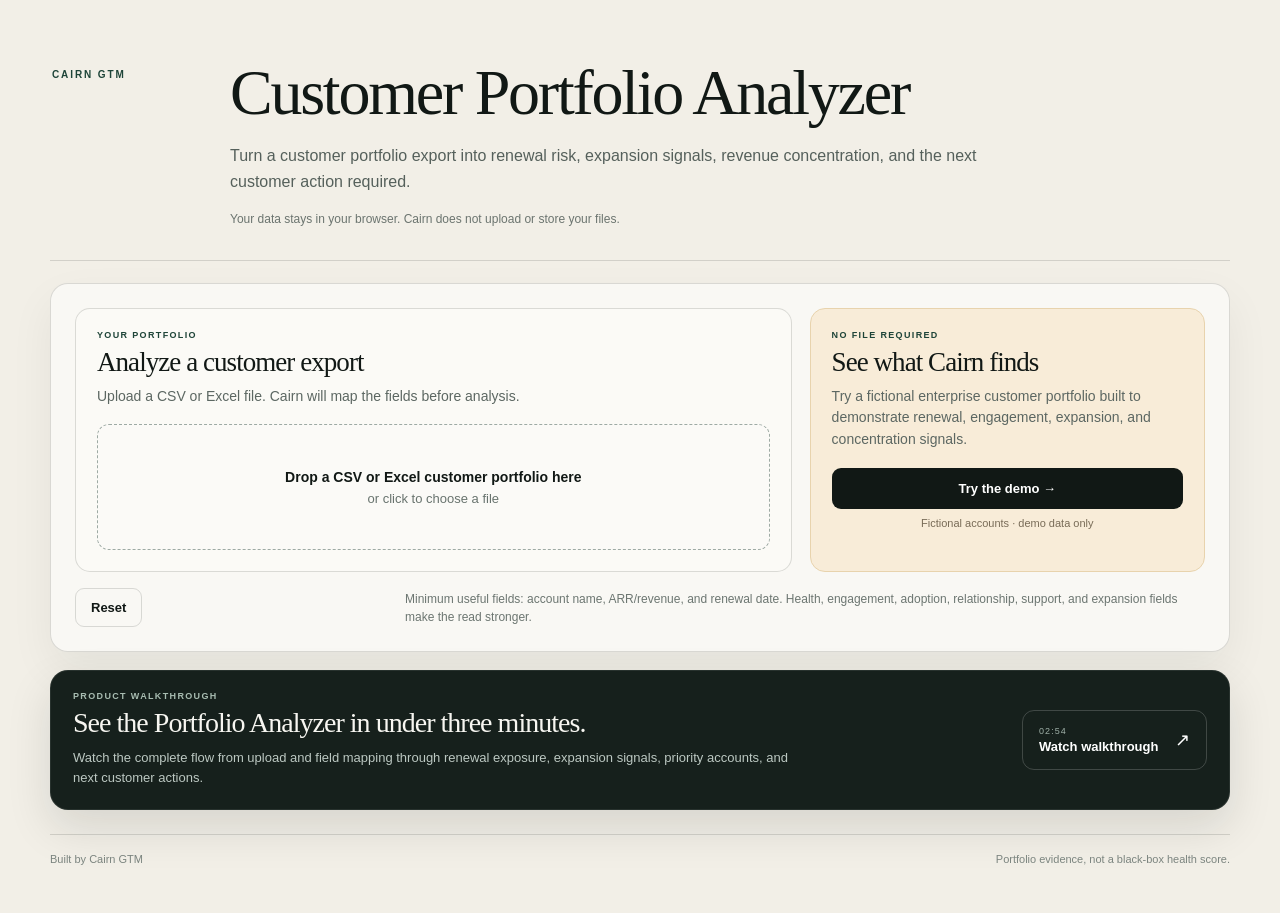
<file: portfolio-analyzer/index.html>
<!doctype html>
<html lang="en">
<head>
  <meta charset="utf-8" />
  <meta name="viewport" content="width=device-width, initial-scale=1" />
  <meta name="description" content="Cairn Customer Portfolio Analyzer turns customer portfolio exports into renewal risk, expansion signals, concentration exposure, and next actions." />
  <meta name="robots" content="index,follow,max-image-preview:large,max-snippet:-1" />
  <meta name="theme-color" content="#f2efe7" />
  <link rel="canonical" href="https://cairngtm.com/portfolio-analyzer" />
  <meta property="og:title" content="Customer Portfolio Analyzer — Cairn GTM" />
  <meta property="og:description" content="Surface renewal risk, expansion signals, revenue concentration, and the next customer action from a CSV or Excel portfolio export." />
  <meta property="og:type" content="website" />
  <meta property="og:url" content="https://cairngtm.com/portfolio-analyzer" />
  <meta property="og:site_name" content="Cairn GTM" />
  <meta property="og:image" content="https://cairngtm.com/og-image.png" />
  <meta name="twitter:card" content="summary_large_image" />
  <meta name="twitter:title" content="Customer Portfolio Analyzer — Cairn GTM" />
  <meta name="twitter:description" content="Surface renewal risk, expansion signals, revenue concentration, and the next customer action from a CSV or Excel portfolio export." />
  <meta name="twitter:image" content="https://cairngtm.com/og-image.png" />
  <link rel="icon" href="/favicon.svg" type="image/svg+xml" />
  <title>Customer Portfolio Analyzer — Cairn GTM</title>
  <link rel="stylesheet" href="/portfolio-analyzer/style.css" />
</head>
<body>
  <main class="shell">
    <header class="product-header">
      <div class="eyebrow">CAIRN GTM</div>
      <div>
        <h1>Customer Portfolio Analyzer</h1>
        <p class="sub">Turn a customer portfolio export into renewal risk, expansion signals, revenue concentration, and the next customer action required.</p>
        <div class="privacy">Your data stays in your browser. Cairn does not upload or store your files.</div>
      </div>
    </header>

    <section class="entry panel">
      <div class="entry-grid">
        <div class="entry-card">
          <div class="entry-label">Your portfolio</div>
          <h2>Analyze a customer export</h2>
          <p>Upload a CSV or Excel file. Cairn will map the fields before analysis.</p>
          <label class="drop" id="dropZone" for="fileInput">
            <strong>Drop a CSV or Excel customer portfolio here</strong>
            <span>or click to choose a file</span>
          </label>
          <input id="fileInput" type="file" accept=".csv,.xlsx,.xls,text/csv,application/vnd.openxmlformats-officedocument.spreadsheetml.sheet,application/vnd.ms-excel" />
        </div>
        <div class="entry-card demo">
          <div class="entry-label">No file required</div>
          <h2>See what Cairn finds</h2>
          <p>Try a fictional enterprise customer portfolio built to demonstrate renewal, engagement, expansion, and concentration signals.</p>
          <button id="loadSample" class="primary full">Try the demo →</button>
          <div class="demo-note">Fictional accounts · demo data only</div>
        </div>
      </div>

      <div id="sheetPicker" class="sheet-picker hidden">
        <div>
          <div class="entry-label">Excel workbook</div>
          <h3>Select the sheet with your customer portfolio</h3>
          <p id="sheetPickerNote"></p>
        </div>
        <div class="sheet-picker-controls">
          <select id="sheetSelect" aria-label="Excel sheet"></select>
          <button id="useSheetBtn" class="primary">Use this sheet →</button>
        </div>
      </div>

      <div id="sampleReady" class="sample-ready hidden">
        <div>
          <h3>Sample portfolio loaded</h3>
          <p id="sampleStats"></p>
        </div>
        <span>Demo data</span>
      </div>

      <div class="entry-foot">
        <button id="reset" class="ghost">Reset</button>
        <p>Minimum useful fields: account name, ARR/revenue, and renewal date. Health, engagement, adoption, relationship, support, and expansion fields make the read stronger.</p>
      </div>
    </section>

    <section class="walkthrough panel" aria-labelledby="walkthrough-title">
      <div>
        <div class="entry-label">Product walkthrough</div>
        <h2 id="walkthrough-title">See the Portfolio Analyzer in under three minutes.</h2>
        <p>Watch the complete flow from upload and field mapping through renewal exposure, expansion signals, priority accounts, and next customer actions.</p>
      </div>
      <a class="walkthrough-link" href="https://www.youtube.com/@patrickarvia/search?query=Cairn%20Customer%20Portfolio%20Analyzer" target="_blank" rel="noopener noreferrer">
        <span>02:54</span>
        <strong>Watch walkthrough</strong>
        <b>↗</b>
      </a>
    </section>

    <section id="mappingSection" class="panel mapping hidden">
      <div class="mapping-head">
        <div>
          <div class="eyebrow">IMPORT REVIEW</div>
          <h2>Field mapping</h2>
          <div id="mappingSource" class="source-context"></div>
          <p>Cairn matched the fields it recognizes. Review anything marked Check or Not mapped.</p>
        </div>
        <div id="mappingSummary" class="mapping-summary"></div>
      </div>
      <div id="mappingGrid" class="mapping-grid"></div>
      <div class="mapping-actions">
        <div id="mappingActionNote"></div>
        <button id="analyzeBtn" class="primary">Analyze portfolio →</button>
      </div>
    </section>

    <section id="results" class="results hidden">
      <div class="results-head">
        <div>
          <div class="eyebrow">CUSTOMER INTELLIGENCE</div>
          <h2>Portfolio evidence review</h2>
          <div id="resultsSource" class="source-context"></div>
        </div>
        <span id="demoResultsLabel" class="demo-label hidden">Sample data</span>
      </div>

      <div class="kpis">
        <div class="kpi">
          <div class="kpi-label">Portfolio ARR</div>
          <div id="kArr" class="kpi-value">$0</div>
          <div id="kAccounts" class="kpi-note"></div>
        </div>
        <div class="kpi">
          <div class="kpi-label">Risk-Exposed ARR</div>
          <div id="kRiskArr" class="kpi-value">$0</div>
          <div id="kRiskAccounts" class="kpi-note"></div>
        </div>
        <div class="kpi">
          <div class="kpi-label">Renewing ≤ 90 Days</div>
          <div id="kRenewalArr" class="kpi-value">$0</div>
          <div id="kRenewalAccounts" class="kpi-note"></div>
        </div>
        <div class="kpi">
          <div class="kpi-label">Expansion Candidates</div>
          <div id="kExpansion" class="kpi-value">0</div>
          <div id="kExpansionArr" class="kpi-note"></div>
        </div>
      </div>

      <section class="panel result-panel">
        <div class="section-title">Portfolio read</div>
        <div id="portfolioRead" class="callout"></div>
      </section>

      <div class="two-col">
        <section class="panel result-panel">
          <div class="section-head">
            <div>
              <div class="section-title">Priority queue</div>
              <h3>Accounts requiring attention</h3>
            </div>
            <span id="priorityCount" class="muted"></span>
          </div>
          <div id="priorityQueue" class="queue"></div>
        </section>

        <section class="panel result-panel">
          <div class="section-title">Renewal exposure</div>
          <h3>ARR by renewal window</h3>
          <div id="renewalWindows" class="renewal-windows"></div>
          <div class="section-title secondary-title">Concentration</div>
          <div id="concentration"></div>
        </section>
      </div>

      <section class="panel result-panel">
        <div class="section-head">
          <div>
            <div class="section-title">Expansion</div>
            <h3>Accounts with credible expansion signals</h3>
          </div>
          <span id="expansionCount" class="muted"></span>
        </div>
        <div id="expansionList" class="expansion-grid"></div>
      </section>

      <section class="panel result-panel">
        <div class="account-controls">
          <div>
            <div class="section-title">Account review</div>
            <div id="accountCount" class="muted"></div>
          </div>
          <div class="control-row">
            <select id="filterRisk" aria-label="Risk state">
              <option value="All">All risk states</option>
              <option value="Critical">Critical</option>
              <option value="Watch">Watch</option>
              <option value="Stable">Stable</option>
            </select>
            <select id="filterRenewal" aria-label="Renewal window">
              <option value="All">All renewal windows</option>
              <option value="30">Renewing ≤ 30 days</option>
              <option value="60">Renewing ≤ 60 days</option>
              <option value="90">Renewing ≤ 90 days</option>
              <option value="Later">Renewing later</option>
            </select>
            <button id="downloadBtn" class="secondary">Download analysis CSV</button>
          </div>
        </div>
        <div id="accountList" class="account-list"></div>
      </section>

      <p class="footer-note">Cairn Customer Portfolio Analyzer is evidence-based and rule-driven. It highlights observable account signals in the uploaded file; it does not predict customer behavior or replace account judgment.</p>
    </section>

    <footer>
      <span>Built by Cairn GTM</span>
      <span>Portfolio evidence, not a black-box health score.</span>
    </footer>
  </main>

  <script src="https://cdn.sheetjs.com/xlsx-0.20.3/package/dist/xlsx.full.min.js"></script>
  <script src="/portfolio-analyzer/app.js"></script>
</body>
</html>
</file>
<file: portfolio-analyzer/style.css>
:root{
  --paper:#f2efe7;
  --paper2:#e9e5dc;
  --white:#fbfaf6;
  --ink:#111815;
  --forest:#1e4438;
  --forest2:#17352d;
  --sage:#9aafa4;
  --muted:#68706c;
  --line:rgba(16,21,18,.14);
  --green:#2f6a57;
  --green-soft:#e7efe9;
  --red:#985348;
  --red-soft:#f5e9e6;
  --amber:#a27c49;
  --amber-soft:#f6eddf;
  --blue:#516b75;
  --shadow:0 18px 45px rgba(23,31,27,.06);
}
*{box-sizing:border-box}
html{scroll-behavior:smooth}
body{margin:0;background:var(--paper);color:var(--ink);font-family:"Helvetica Neue",Arial,sans-serif;-webkit-font-smoothing:antialiased}
button,select,input{font:inherit}
button{cursor:pointer}
h1,h2,h3{font-family:"Iowan Old Style","Palatino Linotype","Book Antiqua",Georgia,serif;font-weight:400;letter-spacing:-.035em;margin:0}
.shell{width:min(1180px,calc(100% - 34px));margin:0 auto;padding:34px 0 48px}
.product-header{display:grid;grid-template-columns:150px minmax(0,1fr);gap:28px;padding:28px 2px 34px;border-bottom:1px solid var(--line)}
.eyebrow{font-size:10px;letter-spacing:.19em;font-weight:750;color:var(--forest);text-transform:uppercase;padding-top:7px}
.product-header h1{font-size:clamp(42px,5vw,70px);line-height:.96;max-width:900px}
.sub{font-size:16px;line-height:1.6;color:#55605b;max-width:800px;margin:20px 0 0}
.privacy{margin-top:17px;font-size:12px;color:#6b746f}
.panel{background:rgba(251,250,246,.86);border:1px solid var(--line);box-shadow:var(--shadow);border-radius:18px}
.entry{padding:24px;margin-top:22px}
.entry-grid{display:grid;grid-template-columns:1.45fr .8fr;gap:18px}
.entry-card{border:1px solid var(--line);background:var(--white);border-radius:15px;padding:21px}
.entry-card.demo{background:#f8ecd8;border-color:#e8d3ad}
.entry-label{font-size:9px;letter-spacing:.15em;text-transform:uppercase;font-weight:800;color:var(--forest)}
.entry-card h2{font-size:27px;margin-top:7px}.entry-card p{font-size:14px;line-height:1.55;color:#5c6762;margin:8px 0 17px}
.drop{min-height:126px;border:1px dashed #9eaaa4;border-radius:12px;display:flex;flex-direction:column;align-items:center;justify-content:center;text-align:center;padding:22px;gap:6px;transition:.15s;background:#fbfaf7}
.drop.drag{background:#edf3ef;border-color:var(--forest);transform:translateY(-1px)}
.drop strong{font-size:14px}.drop span{font-size:13px;color:#68736e}
#fileInput{display:none}
button{border:0;border-radius:9px;padding:11px 15px;font-weight:750;font-size:13px;transition:.15s}
button:hover{filter:brightness(.96)}
.primary{background:var(--ink);color:#fff}.secondary{background:#e9edeb;color:var(--ink)}.ghost{background:transparent;border:1px solid var(--line);color:var(--ink)}.full{width:100%;padding:13px}
.demo-note{text-align:center;margin-top:8px;color:#786b57;font-size:11px}
.entry-foot{display:flex;align-items:center;justify-content:space-between;gap:18px;margin-top:16px}
.entry-foot p{margin:0;font-size:12px;line-height:1.5;color:#6c7671;max-width:800px}
.sheet-picker{margin-top:18px;padding:18px;border:1px solid var(--line);background:#f7f6f1;border-radius:14px;display:grid;grid-template-columns:minmax(0,1fr) minmax(280px,.7fr);gap:20px;align-items:end}
.sheet-picker h3{font-size:22px;margin-top:5px}.sheet-picker p{font-size:13px;color:#66706c;margin:7px 0 0;line-height:1.5}
.sheet-picker-controls{display:grid;grid-template-columns:minmax(0,1fr) auto;gap:8px}
.sample-ready{margin-top:18px;padding:16px 18px;border-radius:13px;background:#eff4ef;border:1px solid #d5e1d8;display:flex;justify-content:space-between;align-items:center;gap:16px}
.sample-ready h3{font-size:20px}.sample-ready p{font-size:12px;color:#63706a;margin:5px 0 0}.sample-ready>span{font-size:9px;text-transform:uppercase;letter-spacing:.12em;background:#dde8df;border-radius:999px;padding:6px 8px;color:#355243;font-weight:800}
.hidden{display:none!important}
.walkthrough{margin-top:18px;padding:20px 22px;display:grid;grid-template-columns:minmax(0,1fr) auto;gap:28px;align-items:center;background:#16201c;color:#f7f6f1;border-color:rgba(255,255,255,.08);box-shadow:0 18px 45px rgba(17,24,21,.12)}
.walkthrough .entry-label{color:#a8bcb1}.walkthrough h2{font-size:28px;margin-top:6px}.walkthrough p{font-size:13px;line-height:1.55;color:#bcc8c2;margin:9px 0 0;max-width:720px}
.walkthrough-link{min-width:185px;display:grid;grid-template-columns:1fr auto;grid-template-areas:"time arrow" "label arrow";gap:3px 16px;align-items:center;padding:15px 16px;border:1px solid rgba(255,255,255,.18);border-radius:12px;color:#fff;text-decoration:none;transition:.15s}
.walkthrough-link:hover{background:rgba(255,255,255,.06)}.walkthrough-link span{grid-area:time;font-size:9px;letter-spacing:.12em;color:#9fb0a8}.walkthrough-link strong{grid-area:label;font-size:13px}.walkthrough-link b{grid-area:arrow;font-size:18px;font-weight:400}
.mapping{margin-top:22px;padding:22px}
.mapping-head{display:grid;grid-template-columns:minmax(0,1fr) auto;gap:24px;align-items:start;border-bottom:1px solid var(--line);padding-bottom:18px}
.mapping-head h2{font-size:30px;margin-top:4px}.mapping-head p{font-size:13px;color:#63706a;margin:8px 0 0;line-height:1.5}
.mapping-summary{text-align:right;min-width:220px;font-size:12px;line-height:1.6;color:#66716c}.mapping-summary strong{display:block;color:var(--ink);font-size:14px}
.source-context{display:flex;flex-wrap:wrap;align-items:center;gap:6px;margin-top:9px;font-size:11px;color:#64706a}
.source-label{font-weight:750}.source-chip{display:inline-flex;max-width:100%;padding:4px 8px;border:1px solid #ddd9cf;border-radius:999px;background:#f6f4ee;color:#34443f;font-weight:650;white-space:nowrap;overflow:hidden;text-overflow:ellipsis}.sheet-chip{background:#eaf1ec;border-color:#d5e1d8;color:#315044}
.mapping-grid{display:grid;grid-template-columns:repeat(3,minmax(0,1fr));gap:12px;margin-top:18px}
.mapping-group-title{grid-column:1/-1;display:flex;justify-content:space-between;align-items:baseline;gap:10px;padding:9px 0 3px;border-bottom:1px solid #e9e5dc;margin-top:5px}.mapping-group-title strong{font-size:12px}.mapping-group-title span{font-size:11px;color:#77817c}
.map-item{border:1px solid #e2dfd7;border-radius:12px;padding:13px;background:#fff;min-width:0}.map-item.check{background:#fff9ef;border-color:#dcc49a}.map-item.unmapped{background:#fffdfa;border-color:#e4d9d4}
.map-item-top{display:flex;justify-content:space-between;align-items:center;gap:8px;margin-bottom:8px}.map-item label{font-size:12px;font-weight:750;color:#3f4d48}.map-badges{display:flex;gap:5px}
.field-tag,.match-badge{display:inline-flex;align-items:center;border-radius:999px;padding:4px 6px;font-size:8px;line-height:1;font-weight:800;letter-spacing:.055em;text-transform:uppercase;white-space:nowrap}
.field-tag.core{background:#e5eee8;color:#315443}.field-tag.signal{background:#efede6;color:#6a645b}.match-badge.high{background:#e5f1ed;color:#1f6254}.match-badge.good{background:#edf0e7;color:#55643d}.match-badge.check{background:#fcedd3;color:#7c571c}.match-badge.unmapped{background:#f1e9e6;color:#7a6159}.match-badge.manual{background:#e8edf1;color:#425a70}
select{width:100%;border:1px solid #d6d4cd;border-radius:8px;background:#fff;padding:9px 10px;color:var(--ink);min-width:0}
.map-sample{margin-top:8px;font-size:10px;color:#79827e;white-space:nowrap;overflow:hidden;text-overflow:ellipsis}.map-sample b{font-weight:650;color:#5d6964}
.mapping-actions{margin-top:20px;padding-top:18px;border-top:1px solid var(--line);display:flex;justify-content:space-between;align-items:center;gap:16px}.mapping-actions>div{font-size:12px;color:#66716c}
.results{margin-top:28px}.results-head{display:flex;justify-content:space-between;align-items:end;gap:20px;margin-bottom:14px;padding:0 2px}.results-head h2{font-size:38px;margin-top:4px}.demo-label{font-size:9px;text-transform:uppercase;letter-spacing:.13em;background:#f2e3c8;color:#72551e;border-radius:999px;padding:7px 9px;font-weight:800}
.kpis{display:grid;grid-template-columns:repeat(4,1fr);gap:12px}.kpi{background:var(--white);border:1px solid var(--line);border-radius:15px;padding:17px;box-shadow:var(--shadow)}.kpi-label{font-size:9px;text-transform:uppercase;letter-spacing:.13em;font-weight:800;color:#68736e}.kpi-value{font-family:"Iowan Old Style",Georgia,serif;font-size:36px;letter-spacing:-.045em;margin-top:7px}.kpi-note{font-size:11px;color:#717b76;margin-top:4px}
.result-panel{padding:20px;margin-top:13px}.section-title{font-size:9px;text-transform:uppercase;letter-spacing:.16em;font-weight:800;color:var(--forest);margin-bottom:7px}.result-panel h3{font-size:24px}
.callout{background:#f7f2e7;border:1px solid #e5d8bc;border-radius:11px;padding:15px;font-size:14px;line-height:1.65;color:#3f4b46}
.two-col{display:grid;grid-template-columns:1.35fr .8fr;gap:13px}.section-head{display:flex;justify-content:space-between;gap:14px;align-items:start}.muted{font-size:11px;color:#727c77}
.queue{display:grid;gap:10px;margin-top:15px}.queue-item{border-top:1px solid #e6e2d9;padding-top:12px}.queue-item:first-child{border-top:0;padding-top:0}.queue-top{display:flex;justify-content:space-between;gap:12px;align-items:start}.queue-name{font-weight:800;font-size:14px}.queue-meta{font-size:11px;color:#707a75;margin-top:3px}.queue-reason{font-size:12px;line-height:1.45;color:#47544f;margin-top:7px}.queue-next{font-size:11px;color:#53615b;margin-top:5px}.risk-pill{border-radius:999px;padding:5px 8px;color:#fff;font-size:9px;font-weight:800;text-transform:uppercase;letter-spacing:.06em;white-space:nowrap}.risk-pill.Critical{background:var(--red)}.risk-pill.Watch{background:var(--amber)}.risk-pill.Stable{background:var(--green)}
.renewal-windows{display:grid;gap:13px;margin-top:16px}.renewal-row{display:grid;grid-template-columns:78px minmax(0,1fr) auto;gap:10px;align-items:center;font-size:12px}.renewal-track{height:9px;border-radius:99px;background:#e9e7df;overflow:hidden}.renewal-fill{height:100%;background:var(--forest);border-radius:99px}.renewal-value{text-align:right;font-weight:750}.secondary-title{margin-top:25px;padding-top:18px;border-top:1px solid var(--line)}
.concentration-row{display:flex;justify-content:space-between;gap:12px;padding:8px 0;border-bottom:1px solid #ece8df;font-size:12px}.concentration-row:last-child{border-bottom:0}.concentration-row span:last-child{font-weight:750}
.expansion-grid{display:grid;grid-template-columns:repeat(3,minmax(0,1fr));gap:10px;margin-top:14px}.expansion-card{border:1px solid #dde4de;background:#f8fbf8;border-radius:12px;padding:13px}.expansion-card h4{margin:0;font-size:13px}.expansion-card p{font-size:11px;line-height:1.45;color:#5d6964;margin:7px 0 0}.expansion-amount{font-family:"Iowan Old Style",Georgia,serif;font-size:22px;margin-top:9px}
.account-controls{display:flex;justify-content:space-between;gap:18px;align-items:center}.control-row{display:flex;gap:8px;align-items:center;flex-wrap:wrap}.control-row select{width:auto}.account-list{display:grid;gap:11px;margin-top:16px}.account{border:1px solid #e2ded5;border-radius:13px;background:#fff;padding:16px}.account-top{display:flex;justify-content:space-between;align-items:start;gap:14px}.account-name{font-weight:850;font-size:15px}.account-meta{font-size:11px;color:#717b76;margin-top:4px}.account-diagnosis{font-size:13px;line-height:1.5;color:#3f4d47;margin-top:11px}.account-cols{display:grid;grid-template-columns:1fr 1fr;gap:17px;margin-top:12px}.account h4{font-size:9px;text-transform:uppercase;letter-spacing:.11em;color:#6a746f;margin:0 0 6px}.account ul{margin:0;padding-left:17px}.account li{font-size:11px;line-height:1.5;margin:3px 0}.next-action{margin-top:13px;border-top:1px solid #ece8e0;padding-top:11px;font-size:12px}.next-action strong{color:var(--forest)}
.footer-note{font-size:11px;color:#717b76;line-height:1.55;margin:16px 2px 0}footer{display:flex;justify-content:space-between;gap:20px;font-size:11px;color:#7b847f;margin-top:24px;padding-top:18px;border-top:1px solid var(--line)}
.empty{font-size:12px;color:#74807a;padding:8px 0}
@media(max-width:950px){.product-header{grid-template-columns:1fr}.eyebrow{padding-top:0}.entry-grid,.two-col{grid-template-columns:1fr}.mapping-grid{grid-template-columns:repeat(2,minmax(0,1fr))}.kpis{grid-template-columns:repeat(2,1fr)}.expansion-grid{grid-template-columns:repeat(2,minmax(0,1fr))}.mapping-head{grid-template-columns:1fr}.mapping-summary{text-align:left}}
@media(max-width:640px){.shell{width:min(100% - 22px,1180px);padding-top:18px}.walkthrough{grid-template-columns:1fr}.walkthrough-link{width:100%}.product-header h1{font-size:44px}.entry,.mapping,.result-panel{padding:16px}.sheet-picker{grid-template-columns:1fr}.sheet-picker-controls{grid-template-columns:1fr}.entry-foot,.mapping-actions,.account-controls,.results-head{align-items:flex-start;flex-direction:column}.mapping-actions .primary{width:100%}.mapping-grid,.kpis,.expansion-grid{grid-template-columns:1fr}.mapping-group-title{align-items:flex-start;flex-direction:column;gap:3px}.account-cols{grid-template-columns:1fr}.control-row{width:100%}.control-row select,.control-row button{width:100%}.renewal-row{grid-template-columns:68px minmax(0,1fr) auto}footer{flex-wrap:wrap}}
</file>
